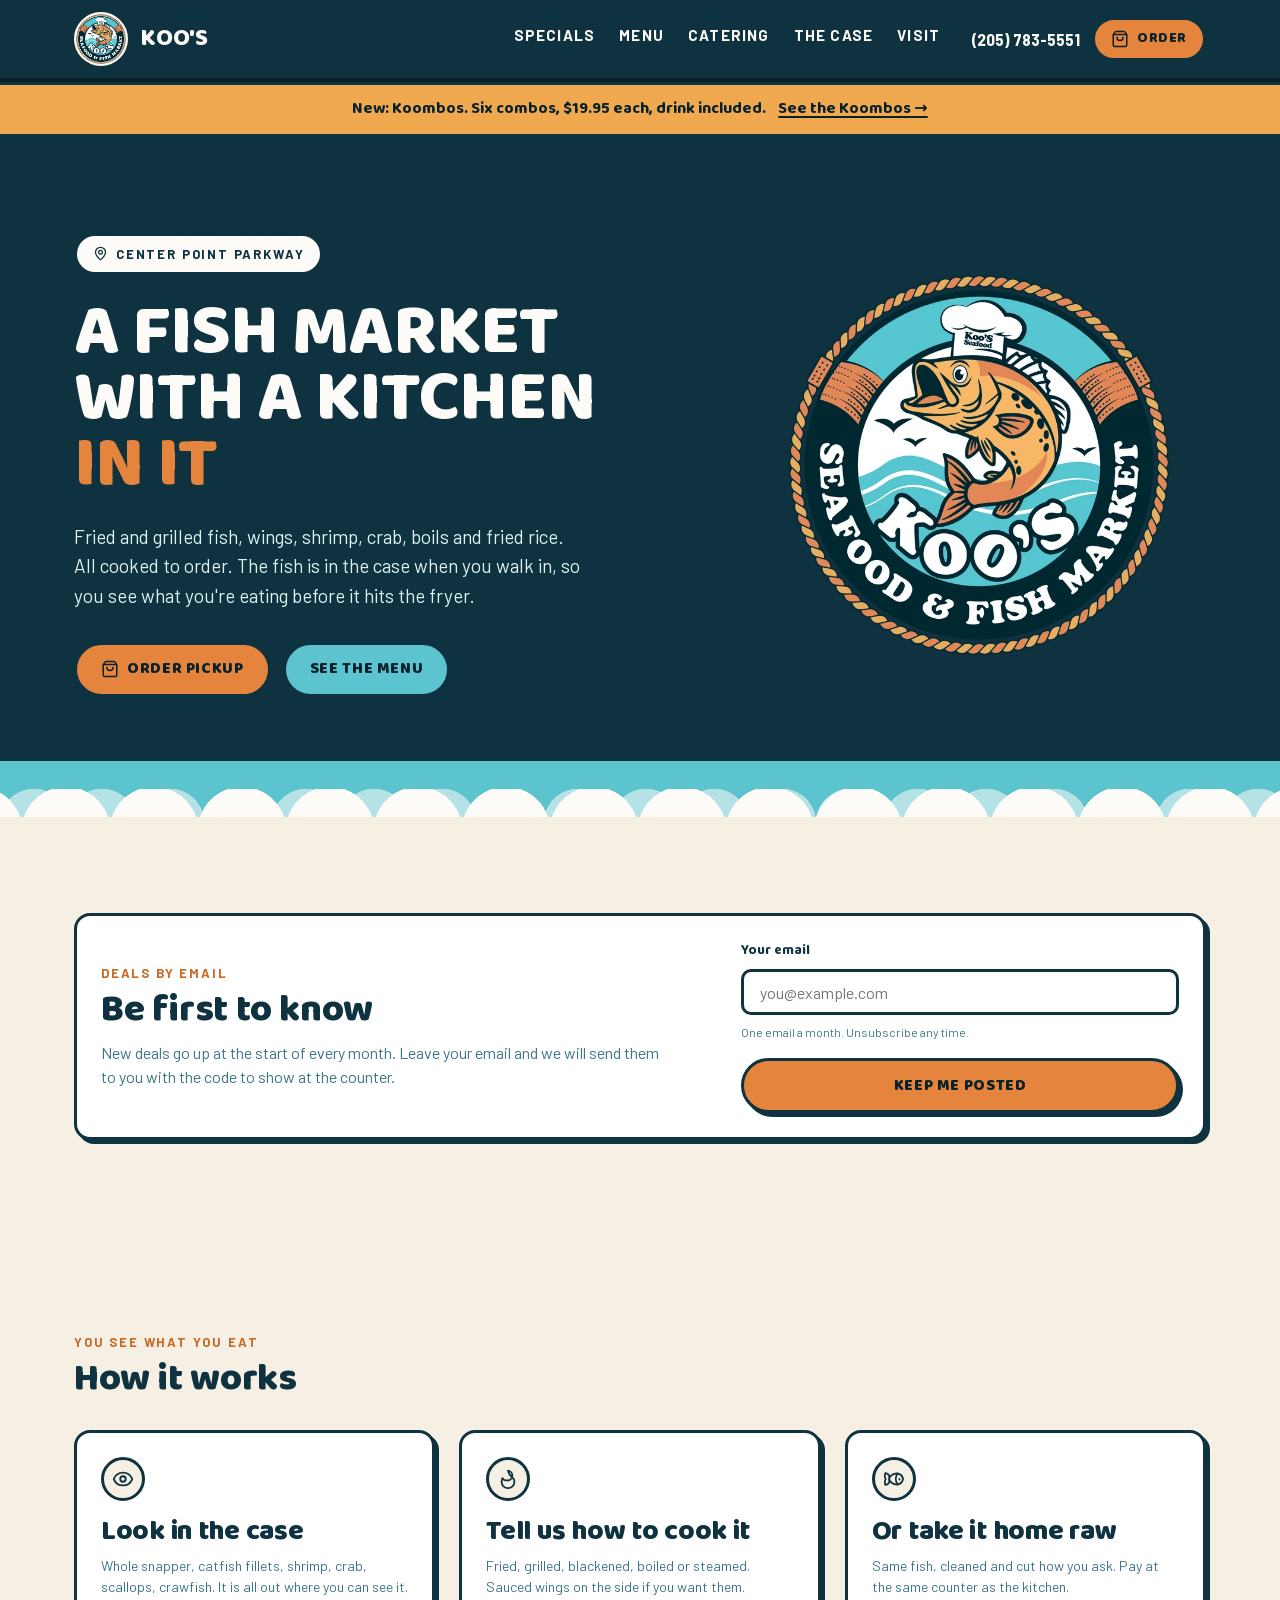
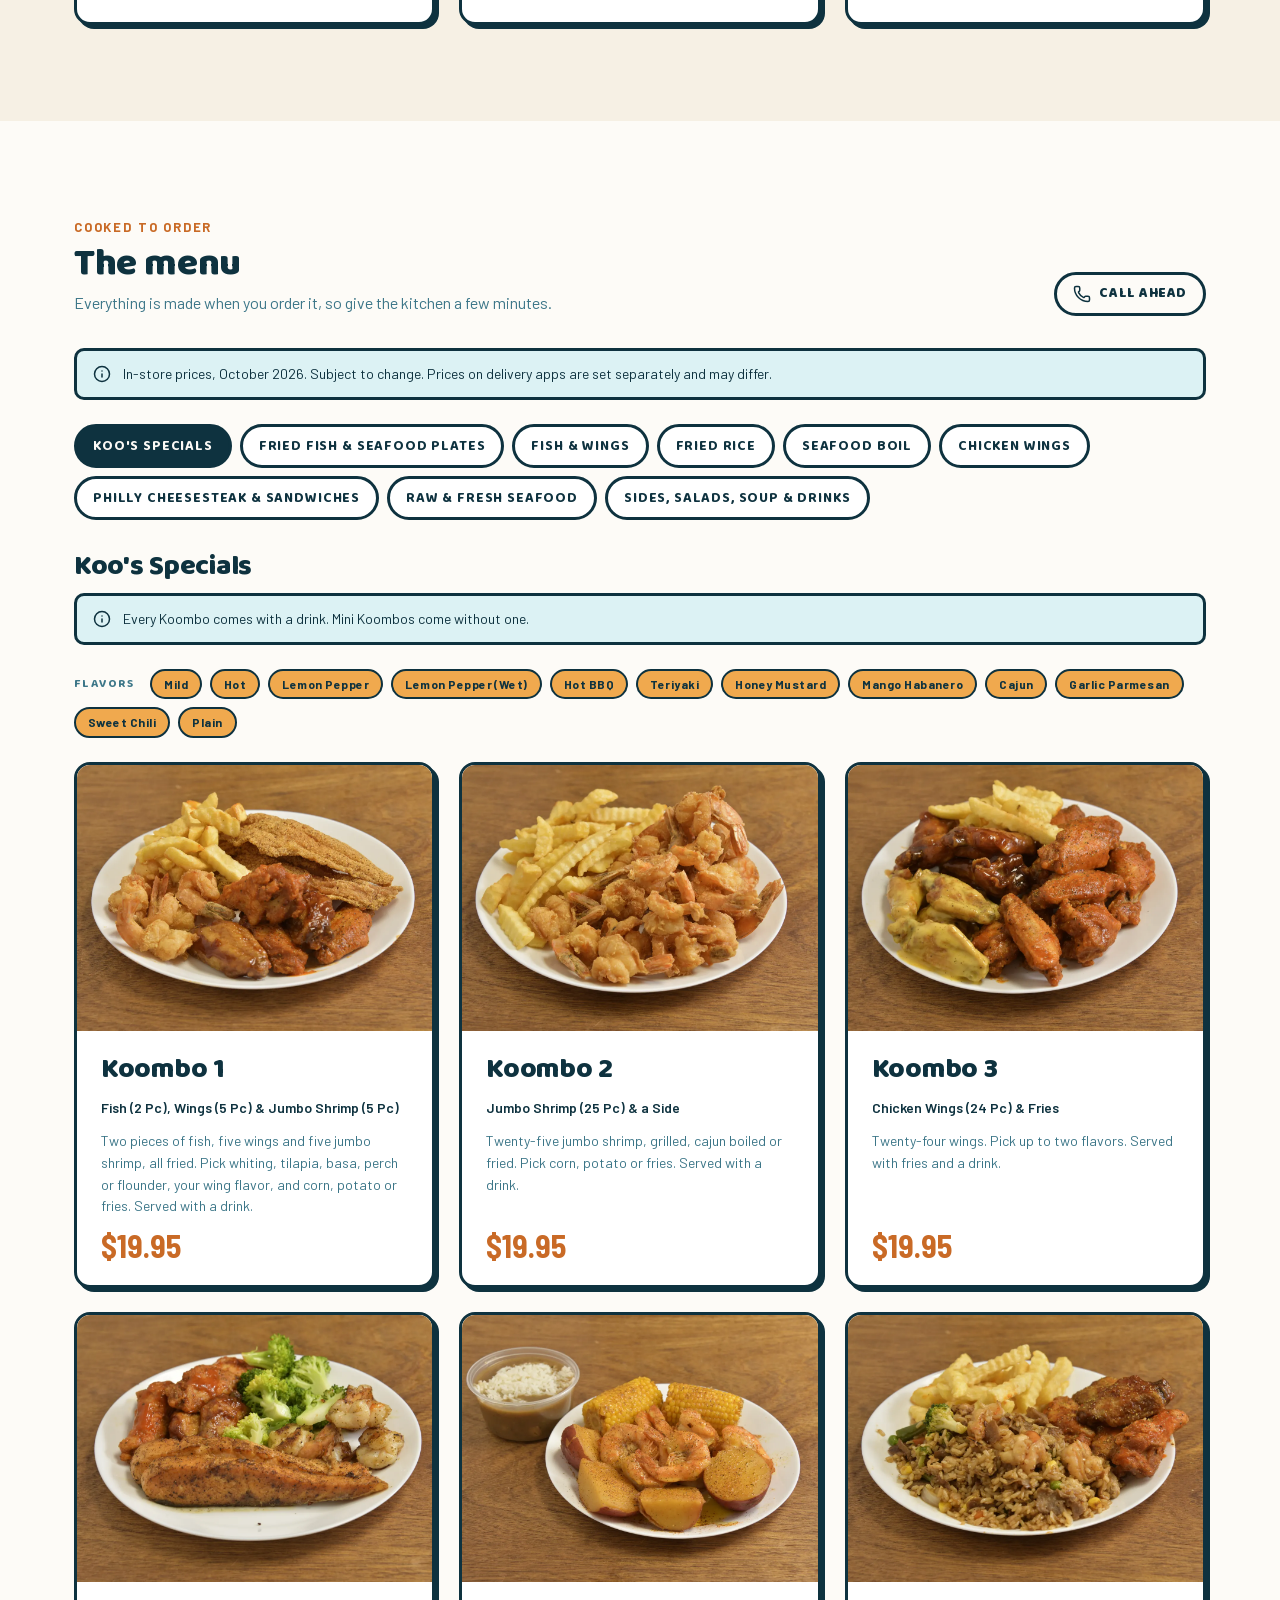
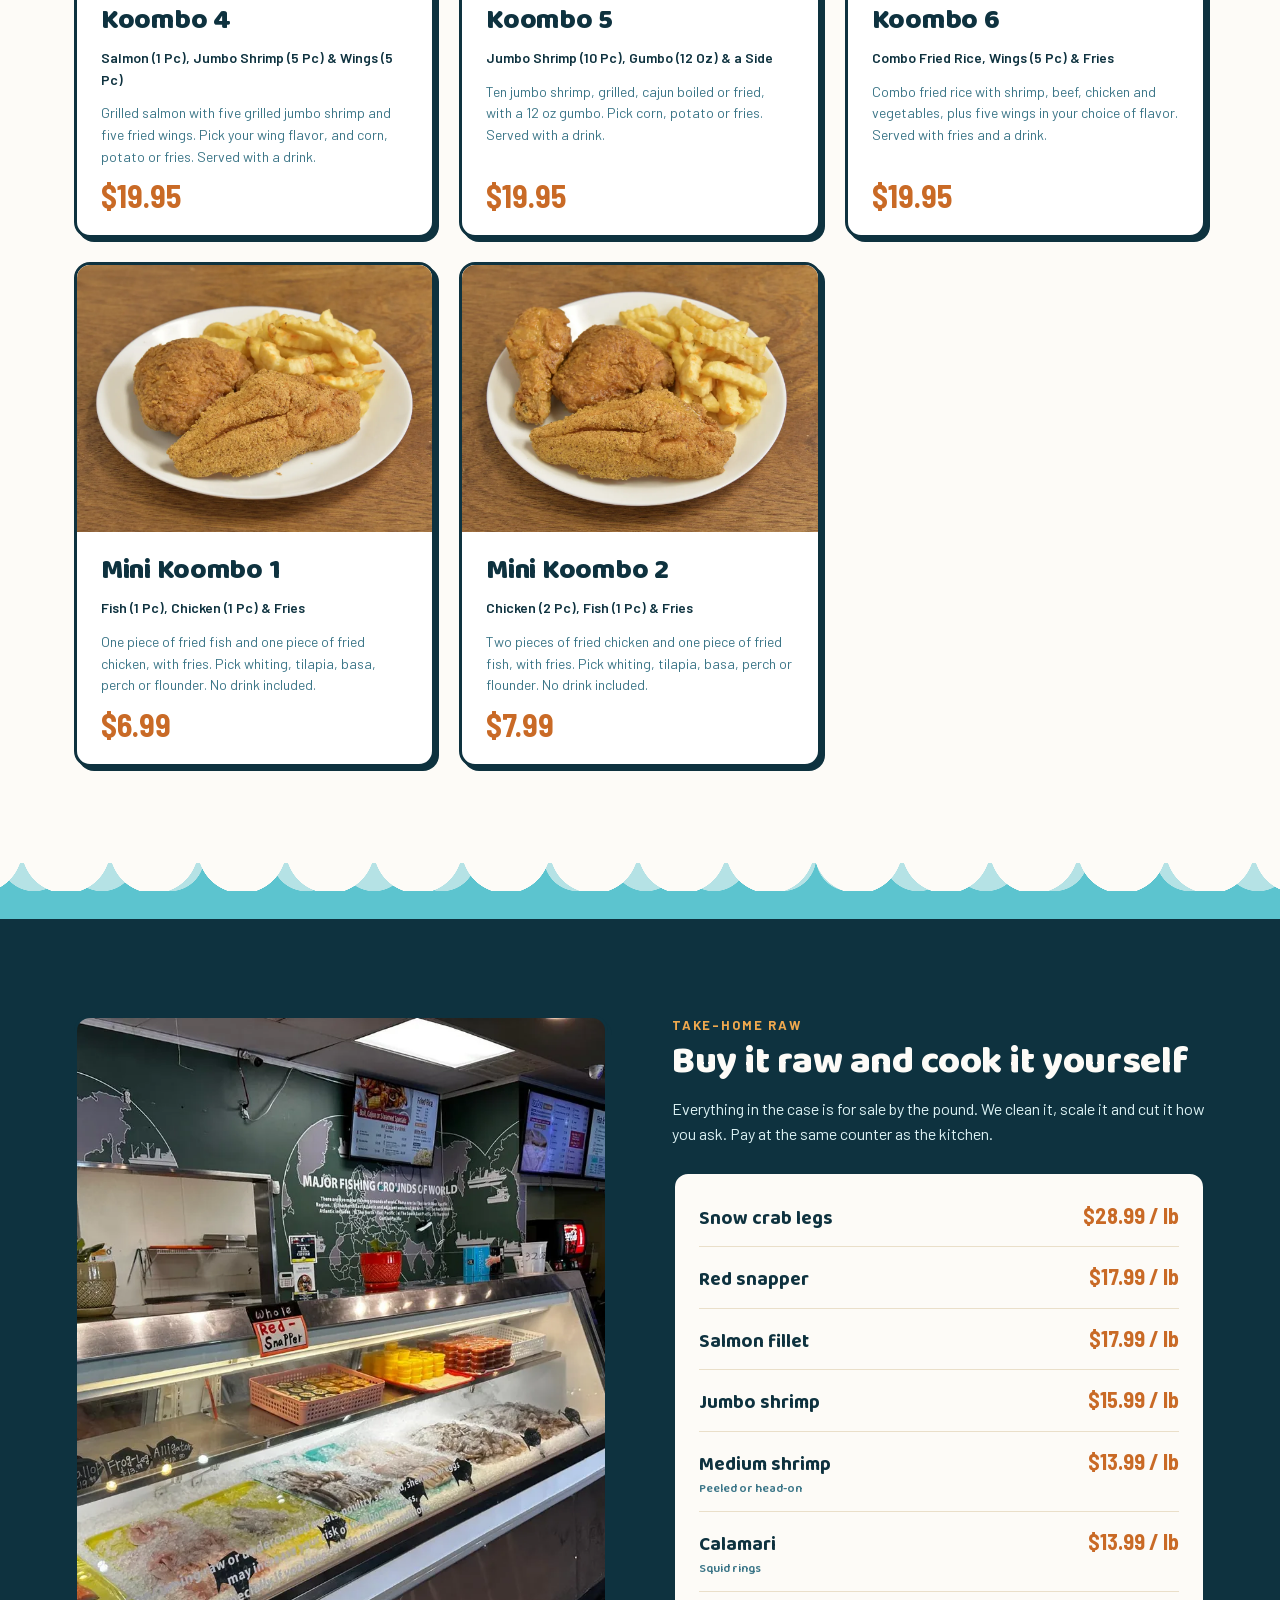
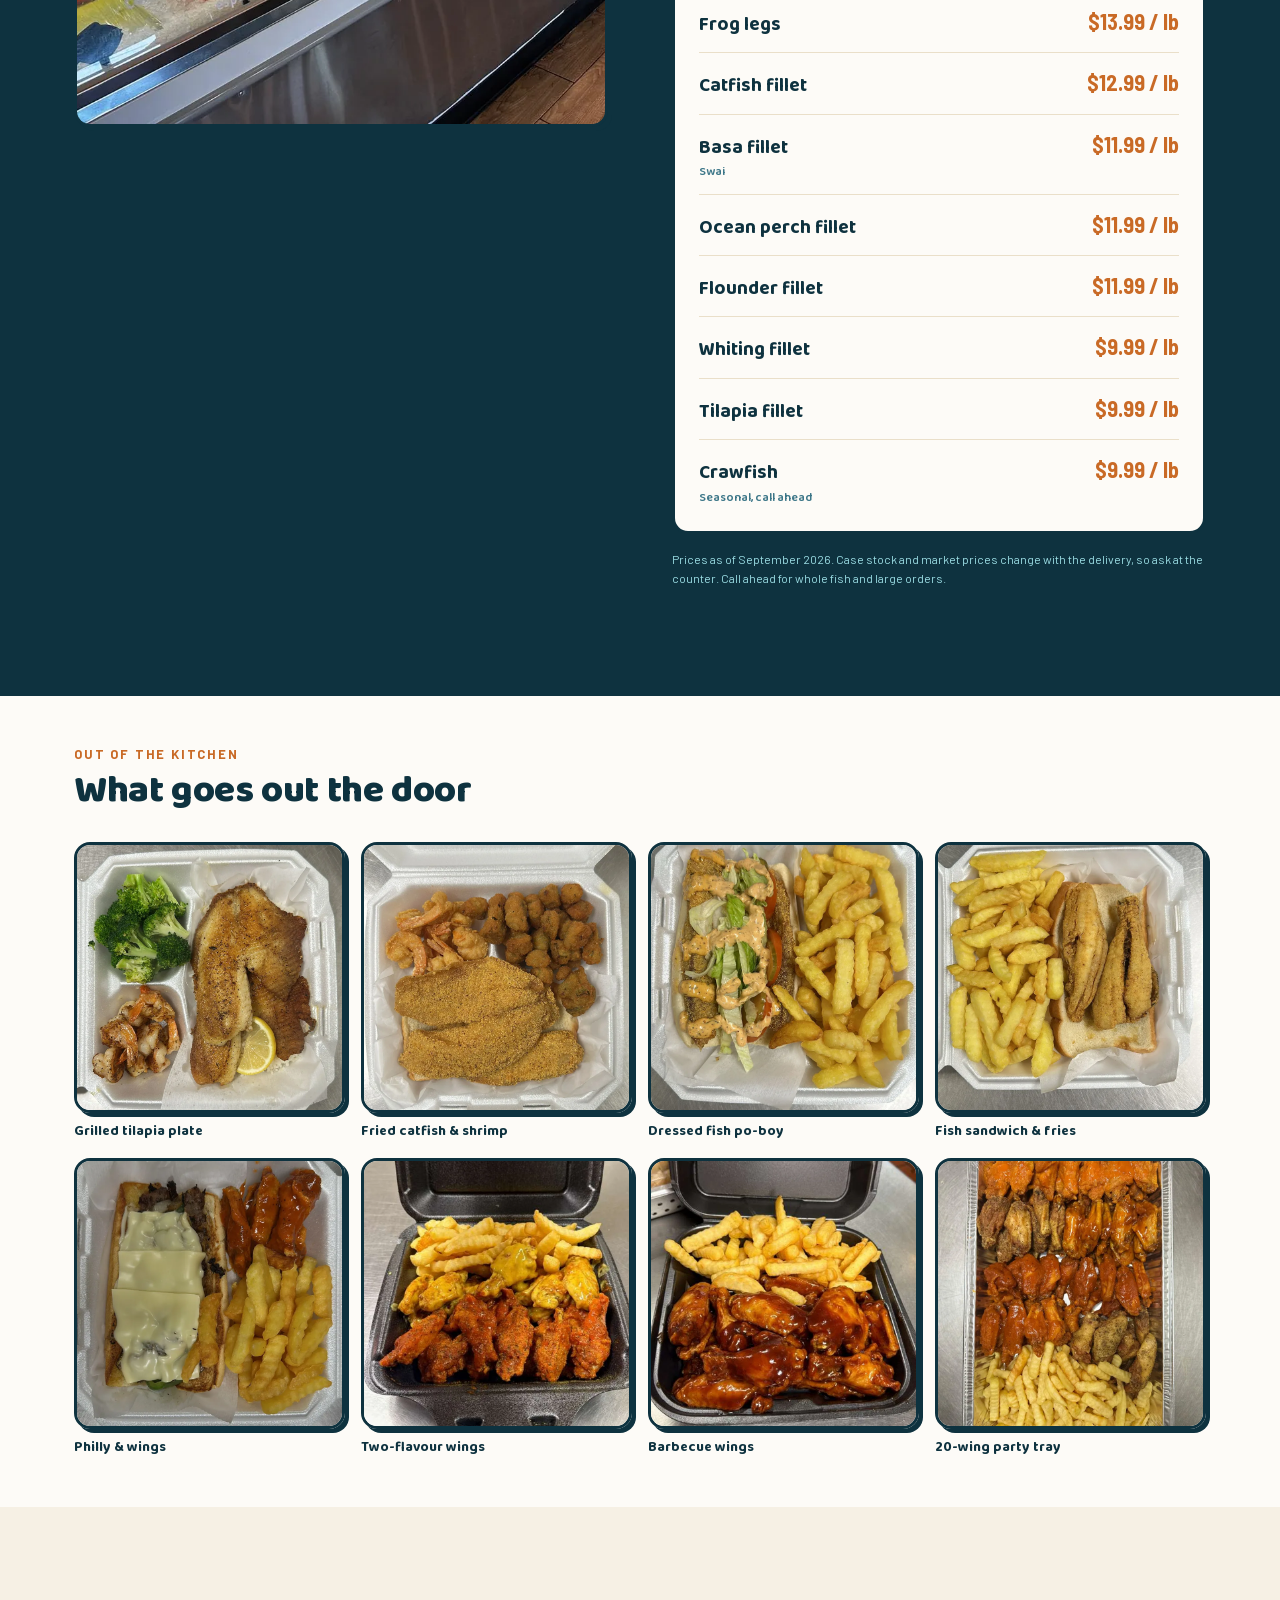
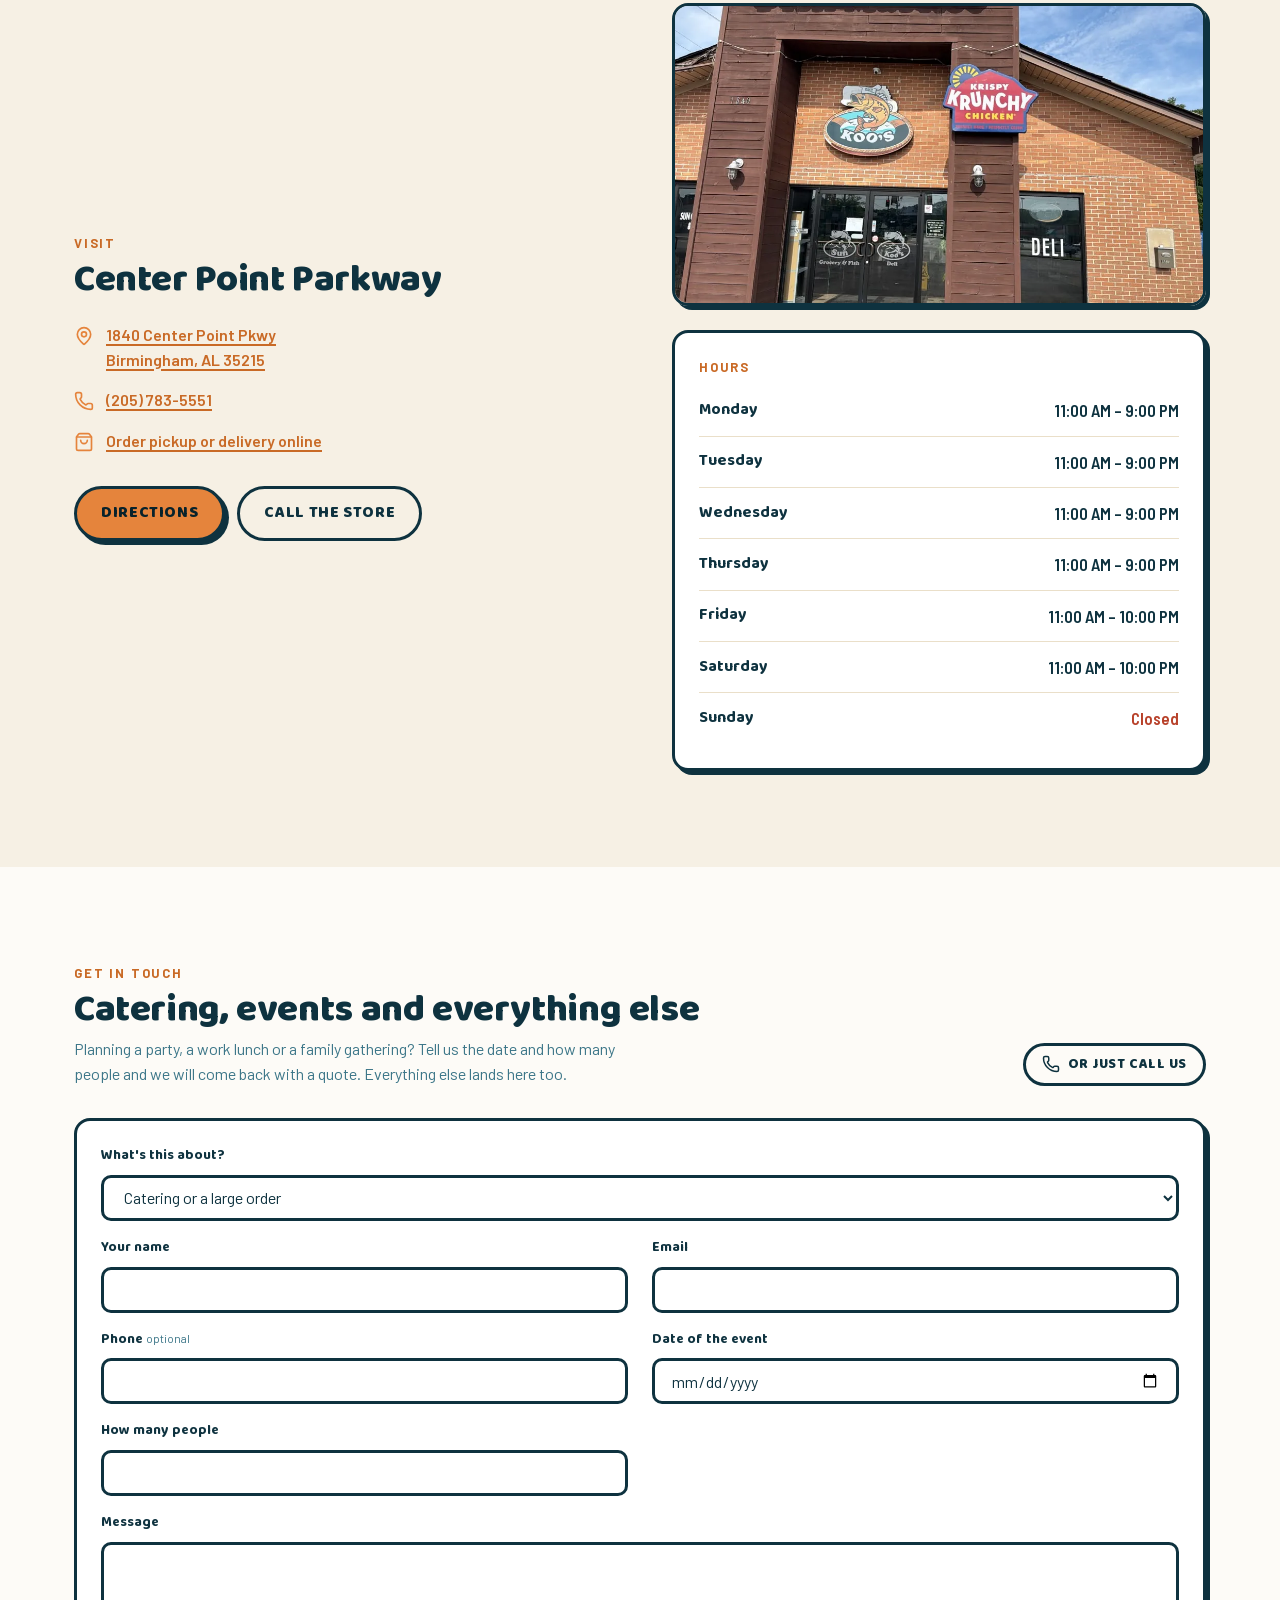
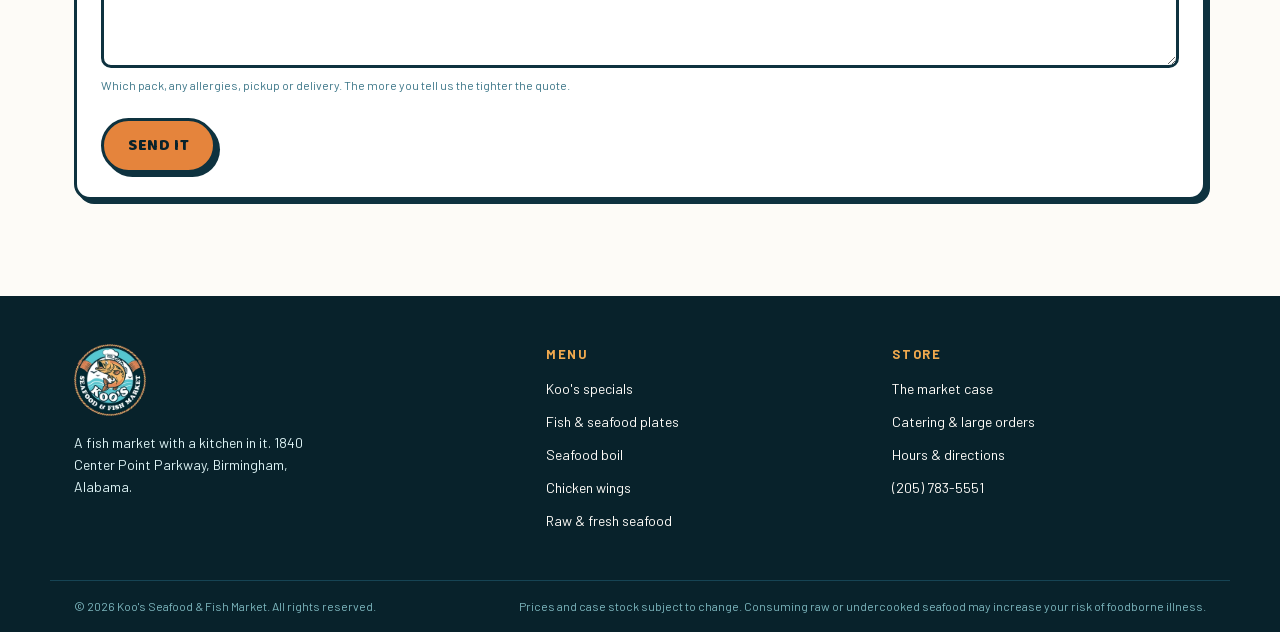
<file: index.html>
<!DOCTYPE html>
<html lang="en">
<head>
<meta charset="utf-8">
<meta name="viewport" content="width=device-width, initial-scale=1">
<title>Koo's Seafood &amp; Fish Market | Birmingham, AL</title>
<meta name="description" content="A fish market with a kitchen in it. Fresh fish, shrimp, crab and wings at 1840 Center Point Pkwy, Birmingham. Buy it raw from the case or have us cook it.">
<link rel="icon" href="img/logo_64.webp">
<meta property="og:title" content="Koo's Seafood &amp; Fish Market">
<meta property="og:description" content="A fish market with a kitchen in it. Center Point Parkway, Birmingham.">
<meta property="og:type" content="restaurant">
<meta property="og:url" content="https://koosseafood.com/">
<link rel="canonical" href="https://koosseafood.com/">

<link rel="stylesheet" href="styles.css?v=b0426398">

<!-- Google tag (gtag.js) -->
<script async src="https://www.googletagmanager.com/gtag/js?id=G-PX8HQTY0FQ"></script>
<script>
  window.dataLayer = window.dataLayer || [];
  function gtag(){dataLayer.push(arguments);}
  gtag('js', new Date());
  gtag('config', 'G-PX8HQTY0FQ');
  gtag('config', 'AW-18462425347');
</script>
  <!-- Meta Pixel Code -->
<script>
!function(f,b,e,v,n,t,s)
{if(f.fbq)return;n=f.fbq=function(){n.callMethod?
n.callMethod.apply(n,arguments):n.queue.push(arguments)};
if(!f._fbq)f._fbq=n;n.push=n;n.loaded=!0;n.version='2.0';
n.queue=[];t=b.createElement(e);t.async=!0;
t.src=v;s=b.getElementsByTagName(e)[0];
s.parentNode.insertBefore(t,s)}(window, document,'script',
'https://connect.facebook.net/en_US/fbevents.js');
fbq('init', '2359438597892481');
fbq('track', 'PageView');
</script>
<noscript><img height="1" width="1" style="display:none"
src="https://www.facebook.com/tr?id=2359438597892481&ev=PageView&noscript=1"
/></noscript>
<!-- End Meta Pixel Code -->
</head>
<body>


<a class="skip-link" href="#main">Skip to content</a>

<!-- ====================== NAV ====================== -->
<header class="nav">
  <div class="nav__inner">
    <a class="brand" href="#top">
      <img src="img/logo_192.webp" alt="Koo's Seafood and Fish Market">
      <span class="brand__name">Koo's</span>
    </a>
    <nav class="nav__links" aria-label="Main">
      <a href="#deals">Deals</a>
      <a href="#menu" data-tab="specials">Specials</a>
      <a href="#menu">Menu</a>
      <a href="#contact">Catering</a>
      <a href="#case">The Case</a>
      <a href="#visit">Visit</a>
    </nav>
    <div class="nav__cta">
      <a class="nav__phone" href="tel:+12057835551">(205) 783-5551</a>
      <a class="btn btn--primary btn--sm" href="https://order.online/business/koos-fish-market-14895217" target="_blank" rel="noopener">
        <svg xmlns="http://www.w3.org/2000/svg" viewBox="0 0 24 24" fill="none" stroke="currentColor" stroke-width="2" stroke-linecap="round" stroke-linejoin="round" aria-hidden="true"><path d="M16 10a4 4 0 0 1-8 0"/><path d="M3.103 6.034h17.794"/><path d="M3.4 5.467a2 2 0 0 0-.4 1.2V20a2 2 0 0 0 2 2h14a2 2 0 0 0 2-2V6.667a2 2 0 0 0-.4-1.2l-2-2.667A2 2 0 0 0 17 2H7a2 2 0 0 0-1.6.8z"/></svg> Order
      </a>
    </div>
  </div>
</header>

<!-- ====================== PROMO STRIP ====================== -->
<div class="promo-strip" id="promoStrip" hidden>
  <div class="promo-strip__inner">
    <span id="promoStripText"></span>
    <a href="#deals">See all deals &rarr;</a>
    <a href="#menu" id="promoStripLink" hidden></a>
  </div>
</div>

<main id="main">
<a id="top"></a>

<!-- ====================== HERO ====================== -->
<section class="hero">
  <div class="hero__inner">
    <div>
      <a class="pin" href="https://maps.google.com/?q=1840+Center+Point+Pkwy,+Birmingham,+AL+35215" target="_blank" rel="noopener">
        <svg xmlns="http://www.w3.org/2000/svg" viewBox="0 0 24 24" fill="none" stroke="currentColor" stroke-width="2" stroke-linecap="round" stroke-linejoin="round" aria-hidden="true"><path d="M20 10c0 4.993-5.539 10.193-7.399 11.799a1 1 0 0 1-1.202 0C9.539 20.193 4 14.993 4 10a8 8 0 0 1 16 0"/><circle cx="12" cy="10" r="3"/></svg> Center Point Parkway
      </a>
      <h1>A fish market<br>with a kitchen<br><span class="accent">in it</span></h1>
      <p class="lede">Fried and grilled fish, wings, shrimp, crab, boils and fried rice. All cooked to order. The fish is in the case when you walk in, so you see what you're eating before it hits the fryer.</p>
      <div class="hero__actions">
        <a class="btn btn--primary" href="https://order.online/business/koos-fish-market-14895217" target="_blank" rel="noopener"><svg xmlns="http://www.w3.org/2000/svg" viewBox="0 0 24 24" fill="none" stroke="currentColor" stroke-width="2" stroke-linecap="round" stroke-linejoin="round" aria-hidden="true"><path d="M16 10a4 4 0 0 1-8 0"/><path d="M3.103 6.034h17.794"/><path d="M3.4 5.467a2 2 0 0 0-.4 1.2V20a2 2 0 0 0 2 2h14a2 2 0 0 0 2-2V6.667a2 2 0 0 0-.4-1.2l-2-2.667A2 2 0 0 0 17 2H7a2 2 0 0 0-1.6.8z"/></svg> Order pickup</a>
        <a class="btn btn--secondary" href="#menu">See the menu</a>
      </div>
    </div>
    <img class="hero__badge" src="img/logo_640.webp" alt="Koo's Seafood and Fish Market badge">
  </div>
</section>

<div class="waveband waveband--teal" aria-hidden="true"><div class="waveband__back"></div><div class="waveband__front"></div></div>

<!-- ====================== DEALS ====================== -->
<section class="section" id="deals">
  <div class="wrap">
    <div class="section-head">
      <div>
        <p class="eyebrow">This month at Koo's</p>
        <h2>Deals on right now</h2>
        <p>Claim a deal here, show the code at the counter. New ones go up at the start of every month.</p>
      </div>
      <a class="btn btn--ghost btn--sm" href="https://order.online/business/koos-fish-market-14895217" target="_blank" rel="noopener">Order online</a>
    </div>
    <div class="promos" id="promoGrid"></div>
  </div>
</section>

<!-- ====================== SIGN-UP ======================
     Standalone email capture. Independent of whether any deal is running,
     so the list keeps growing in months with nothing on offer. Posts to the
     same MailerLite form as the claim dialog.
-->
<section class="section section--shell" id="signup">
  <div class="wrap">
    <div class="card card--decal signup">
      <div>
        <p class="eyebrow">Deals by email</p>
        <h2 class="signup__title">Be first to know</h2>
        <p class="signup__lede">New deals go up at the start of every month. Leave your email and we will send them to you with the code to show at the counter.</p>
      </div>
      <div class="signup__side">
        <form id="signupForm">
          <div class="field">
            <label for="signupEmail">Your email</label>
            <input id="signupEmail" name="email" type="email" required autocomplete="email" placeholder="you@example.com">
            <span class="hint">One email a month. Unsubscribe any time.</span>
          </div>
          <button class="btn btn--primary btn--block" type="submit" id="signupSubmit" style="margin-top:var(--space-4)">Keep me posted</button>
        </form>
        <div id="signupDone" hidden>
          <p class="eyebrow" style="margin:0 0 var(--space-2)"><svg xmlns="http://www.w3.org/2000/svg" viewBox="0 0 24 24" fill="none" stroke="currentColor" stroke-width="2" stroke-linecap="round" stroke-linejoin="round" aria-hidden="true"><path d="M20 6 9 17l-5-5"/></svg> You are on the list</p>
          <p class="signup__lede" style="margin:0">We will email you when next month's deals go up.</p>
        </div>
      </div>
    </div>
  </div>
</section>

<!-- ====================== HOW IT WORKS ====================== -->
<section class="section section--shell">
  <div class="wrap">
    <div class="section-head">
      <div>
        <p class="eyebrow">You see what you eat</p>
        <h2>How it works</h2>
      </div>
    </div>
    <div class="grid-3">
      <div class="card card--decal step">
        <div class="step__icon"><svg xmlns="http://www.w3.org/2000/svg" viewBox="0 0 24 24" fill="none" stroke="currentColor" stroke-width="2" stroke-linecap="round" stroke-linejoin="round" aria-hidden="true"><path d="M2.062 12.348a1 1 0 0 1 0-.696 10.75 10.75 0 0 1 19.876 0 1 1 0 0 1 0 .696 10.75 10.75 0 0 1-19.876 0"/><circle cx="12" cy="12" r="3"/></svg></div>
        <h3>Look in the case</h3>
        <p>Whole snapper, catfish fillets, shrimp, crab, scallops, crawfish. It is all out where you can see it.</p>
      </div>
      <div class="card card--decal step">
        <div class="step__icon"><svg xmlns="http://www.w3.org/2000/svg" viewBox="0 0 24 24" fill="none" stroke="currentColor" stroke-width="2" stroke-linecap="round" stroke-linejoin="round" aria-hidden="true"><path d="M12 3q1 4 4 6.5t3 5.5a1 1 0 0 1-14 0 10 10 0 0 1 1-4 5 5 0 0 0 5 2.5A5 5 0 0 0 12 3"/></svg></div>
        <h3>Tell us how to cook it</h3>
        <p>Fried, grilled, blackened, boiled or steamed. Sauced wings on the side if you want them.</p>
      </div>
      <div class="card card--decal step">
        <div class="step__icon"><svg xmlns="http://www.w3.org/2000/svg" viewBox="0 0 24 24" fill="none" stroke="currentColor" stroke-width="2" stroke-linecap="round" stroke-linejoin="round" aria-hidden="true"><path d="M6.5 12c.94-3.46 4.94-6 8.5-6 3.56 0 6.06 2.54 7 6-.94 3.47-3.44 6-7 6s-7.56-2.53-8.5-6"/><path d="M18 12v.5"/><path d="M16 17.93a9.8 9.8 0 0 1 0-11.86"/><path d="M7 10.67C7 8 5.58 5.97 2.73 5.5c-1 1.5-1 5 .23 6.5-1.24 1.5-1.24 5-.23 6.5C5.58 18.03 7 16 7 13.33"/></svg></div>
        <h3>Or take it home raw</h3>
        <p>Same fish, cleaned and cut how you ask. Pay at the same counter as the kitchen.</p>
      </div>
    </div>
  </div>
</section>

<!-- ====================== MENU ====================== -->
<section class="section" id="menu">
  <div class="wrap">
    <div class="section-head">
      <div>
        <p class="eyebrow">Cooked to order</p>
        <h2>The menu</h2>
        <p>Everything is made when you order it, so give the kitchen a few minutes.</p>
      </div>
      <a class="btn btn--ghost btn--sm" href="tel:+12057835551"><svg xmlns="http://www.w3.org/2000/svg" viewBox="0 0 24 24" fill="none" stroke="currentColor" stroke-width="2" stroke-linecap="round" stroke-linejoin="round" aria-hidden="true"><path d="M13.832 16.568a1 1 0 0 0 1.213-.303l.355-.465A2 2 0 0 1 17 15h3a2 2 0 0 1 2 2v3a2 2 0 0 1-2 2A18 18 0 0 1 2 4a2 2 0 0 1 2-2h3a2 2 0 0 1 2 2v3a2 2 0 0 1-.8 1.6l-.468.351a1 1 0 0 0-.292 1.233 14 14 0 0 0 6.392 6.384"/></svg> Call ahead</a>
    </div>

    <div class="menu-note" style="margin-bottom:var(--space-5)">
      <svg xmlns="http://www.w3.org/2000/svg" viewBox="0 0 24 24" fill="none" stroke="currentColor" stroke-width="2" stroke-linecap="round" stroke-linejoin="round" aria-hidden="true"><circle cx="12" cy="12" r="10"/><path d="M12 16v-4"/><path d="M12 8h.01"/></svg><span>In-store prices, October 2026. Subject to change. Prices on delivery apps are set separately and may differ.</span>
    </div>

    <div class="tabs" role="tablist" aria-label="Menu sections" id="menuTabs"></div>
    <div id="menuPanel"></div>
  </div>
</section>

<div class="waveband waveband--teal waveband--flip" aria-hidden="true"><div class="waveband__back"></div><div class="waveband__front"></div></div>

<!-- ====================== THE CASE ====================== -->
<section class="section section--dark" id="case">
  <div class="wrap">
    <div class="split">
      <div class="photo photo--tall">
        <img src="img/case.webp" alt="The fresh fish case at Koo's, stocked with fillets, shrimp and shellfish on ice">
      </div>
      <div>
        <p class="eyebrow">Take-home raw</p>
        <h2 style="font-size:var(--size-display-m);line-height:var(--lh-display-m);margin-bottom:var(--space-4)">Buy it raw and cook it yourself</h2>
        <p style="color:var(--teal-100);margin:0 0 var(--space-5);max-width:var(--measure)">Everything in the case is for sale by the pound. We clean it, scale it and cut it how you ask. Pay at the same counter as the kitchen.</p>
        <div class="card" style="background:var(--cream-50)">
          <div class="case-list" id="caseList"></div>
        </div>
        <p style="color:var(--teal-300);font-size:var(--size-caption);margin-top:var(--space-4)">Prices as of September 2026. Case stock and market prices change with the delivery, so ask at the counter. Call ahead for whole fish and large orders.</p>
      </div>
    </div>
  </div>
</section>

<!-- ====================== GALLERY ====================== -->
<section class="section section--tight">
  <div class="wrap">
    <div class="section-head">
      <div>
        <p class="eyebrow">Out of the kitchen</p>
        <h2>What goes out the door</h2>
      </div>
    </div>
    <div class="gallery">
      <figure><div class="photo"><img src="img/plate_grilled.webp" alt="Grilled tilapia over rice with peppered shrimp and broccoli" loading="lazy"></div><figcaption>Grilled tilapia plate</figcaption></figure>
      <figure><div class="photo"><img src="img/platter_fried.webp" alt="Fried catfish with fried shrimp and fried okra" loading="lazy"></div><figcaption>Fried catfish &amp; shrimp</figcaption></figure>
      <figure><div class="photo"><img src="img/poboy_dressed.webp" alt="A dressed fish po-boy with lettuce, tomato and remoulade, with fries" loading="lazy"></div><figcaption>Dressed fish po-boy</figcaption></figure>
      <figure><div class="photo"><img src="img/fish_sandwich.webp" alt="Fried fish sandwich on white bread with crinkle fries" loading="lazy"></div><figcaption>Fish sandwich &amp; fries</figcaption></figure>
      <figure><div class="photo"><img src="img/philly_wings.webp" alt="Philly cheesesteak with buffalo wings and fries" loading="lazy"></div><figcaption>Philly &amp; wings</figcaption></figure>
      <figure><div class="photo"><img src="img/wings_mix.webp" alt="Wings in two flavours with crinkle fries" loading="lazy"></div><figcaption>Two-flavour wings</figcaption></figure>
      <figure><div class="photo"><img src="img/wings_bbq.webp" alt="Barbecue sauced wings with crinkle fries" loading="lazy"></div><figcaption>Barbecue wings</figcaption></figure>
      <figure><div class="photo"><img src="img/tray.webp" alt="A party tray of wings in four flavours with fries" loading="lazy"></div><figcaption>20-wing party tray</figcaption></figure>
    </div>
  </div>
</section>

<!-- ====================== VISIT ====================== -->
<section class="section section--shell" id="visit">
  <div class="wrap">
    <div class="split">
      <div>
        <p class="eyebrow">Visit</p>
        <h2 style="font-size:var(--size-display-m);line-height:var(--lh-display-m);margin-bottom:var(--space-5)">Center Point Parkway</h2>
        <ul class="info-list">
          <li><svg xmlns="http://www.w3.org/2000/svg" viewBox="0 0 24 24" fill="none" stroke="currentColor" stroke-width="2" stroke-linecap="round" stroke-linejoin="round" aria-hidden="true"><path d="M20 10c0 4.993-5.539 10.193-7.399 11.799a1 1 0 0 1-1.202 0C9.539 20.193 4 14.993 4 10a8 8 0 0 1 16 0"/><circle cx="12" cy="10" r="3"/></svg><div><a href="https://maps.google.com/?q=1840+Center+Point+Pkwy,+Birmingham,+AL+35215" target="_blank" rel="noopener">1840 Center Point Pkwy<br>Birmingham, AL 35215</a></div></li>
          <li><svg xmlns="http://www.w3.org/2000/svg" viewBox="0 0 24 24" fill="none" stroke="currentColor" stroke-width="2" stroke-linecap="round" stroke-linejoin="round" aria-hidden="true"><path d="M13.832 16.568a1 1 0 0 0 1.213-.303l.355-.465A2 2 0 0 1 17 15h3a2 2 0 0 1 2 2v3a2 2 0 0 1-2 2A18 18 0 0 1 2 4a2 2 0 0 1 2-2h3a2 2 0 0 1 2 2v3a2 2 0 0 1-.8 1.6l-.468.351a1 1 0 0 0-.292 1.233 14 14 0 0 0 6.392 6.384"/></svg><div><a href="tel:+12057835551">(205) 783-5551</a></div></li>
          <li><svg xmlns="http://www.w3.org/2000/svg" viewBox="0 0 24 24" fill="none" stroke="currentColor" stroke-width="2" stroke-linecap="round" stroke-linejoin="round" aria-hidden="true"><path d="M16 10a4 4 0 0 1-8 0"/><path d="M3.103 6.034h17.794"/><path d="M3.4 5.467a2 2 0 0 0-.4 1.2V20a2 2 0 0 0 2 2h14a2 2 0 0 0 2-2V6.667a2 2 0 0 0-.4-1.2l-2-2.667A2 2 0 0 0 17 2H7a2 2 0 0 0-1.6.8z"/></svg><div><a href="https://order.online/business/koos-fish-market-14895217" target="_blank" rel="noopener">Order pickup or delivery online</a></div></li>
        </ul>
        <div class="hero__actions" style="margin-top:var(--space-6)">
          <a class="btn btn--primary" href="https://maps.google.com/?q=1840+Center+Point+Pkwy,+Birmingham,+AL+35215" target="_blank" rel="noopener">Directions</a>
          <a class="btn btn--ghost" href="tel:+12057835551">Call the store</a>
        </div>
      </div>
      <div style="display:grid;gap:var(--space-5)">
        <div class="photo"><img src="img/exterior.webp" alt="The front of Koo's Seafood and Fish Market at 1840 Center Point Parkway"></div>
        <div class="card card--decal">
          <p class="eyebrow">Hours</p>
          <table class="hours" id="hoursTable"></table>
        </div>
      </div>
    </div>
  </div>
</section>

<!-- ====================== CONTACT ======================
     Posts to Web3Forms, which emails the submission to the address tied to
     the access key. The address itself never appears in this page, so it is
     not harvestable. Catering fields only appear when Catering is picked.
-->
<section class="section" id="contact">
  <div class="wrap">
    <div class="section-head">
      <div>
        <p class="eyebrow">Get in touch</p>
        <h2>Catering, events and everything else</h2>
        <p>Planning a party, a work lunch or a family gathering? Tell us the date and how many people and we will come back with a quote. Everything else lands here too.</p>
      </div>
      <a class="btn btn--ghost btn--sm" href="tel:+12057835551"><svg xmlns="http://www.w3.org/2000/svg" viewBox="0 0 24 24" fill="none" stroke="currentColor" stroke-width="2" stroke-linecap="round" stroke-linejoin="round" aria-hidden="true"><path d="M13.832 16.568a1 1 0 0 0 1.213-.303l.355-.465A2 2 0 0 1 17 15h3a2 2 0 0 1 2 2v3a2 2 0 0 1-2 2A18 18 0 0 1 2 4a2 2 0 0 1 2-2h3a2 2 0 0 1 2 2v3a2 2 0 0 1-.8 1.6l-.468.351a1 1 0 0 0-.292 1.233 14 14 0 0 0 6.392 6.384"/></svg> Or just call us</a>
    </div>

    <div class="card card--decal contact">
      <form id="contactForm" novalidate>
        <div class="contact__grid">
          <div class="field field--full">
            <label for="cTopic">What's this about?</label>
            <select id="cTopic" name="topic" required>
              <option value="Catering">Catering or a large order</option>
              <option value="Sponsorship or partnership">Sponsorship or partnership</option>
              <option value="Something else">Something else</option>
            </select>
          </div>

          <div class="field">
            <label for="cName">Your name</label>
            <input id="cName" name="name" type="text" autocomplete="name" required>
          </div>
          <div class="field">
            <label for="cEmail">Email</label>
            <input id="cEmail" name="email" type="email" autocomplete="email" required>
          </div>
          <div class="field">
            <label for="cPhone">Phone <span class="field__opt">optional</span></label>
            <input id="cPhone" name="phone" type="tel" autocomplete="tel">
          </div>

          <!-- catering only -->
          <div class="field" data-catering hidden>
            <label for="cDate">Date of the event</label>
            <input id="cDate" name="event_date" type="date">
          </div>
          <div class="field" data-catering hidden>
            <label for="cPeople">How many people</label>
            <input id="cPeople" name="headcount" type="number" min="1" inputmode="numeric">
          </div>

          <div class="field field--full">
            <label for="cMessage">Message</label>
            <textarea id="cMessage" name="message" rows="4" required></textarea>
            <span class="hint" id="cHint">Tell us what you need and we will get back to you.</span>
          </div>
        </div>

        <!-- honeypot: hidden from people, filled in by bots -->
        <input type="checkbox" name="botcheck" style="display:none" tabindex="-1" autocomplete="off">

        <div class="contact__actions">
          <button class="btn btn--primary" type="submit" id="cSubmit">Send it</button>
          <p class="contact__err" id="cErr" hidden></p>
        </div>
      </form>

      <div id="contactDone" hidden>
        <p class="eyebrow" style="margin:0 0 var(--space-2)"><svg xmlns="http://www.w3.org/2000/svg" viewBox="0 0 24 24" fill="none" stroke="currentColor" stroke-width="2" stroke-linecap="round" stroke-linejoin="round" aria-hidden="true"><path d="M20 6 9 17l-5-5"/></svg> Message sent</p>
        <p style="margin:0;color:var(--text-muted);max-width:var(--measure)">
          We have it. Expect a reply within a day. If it is urgent, call
          <a href="tel:+12057835551" style="color:var(--rust-600);font-weight:700">(205) 783-5551</a>.
        </p>
      </div>
    </div>
  </div>
</section>

<!-- ====================== FOOTER ====================== -->
<footer class="footer">
  <div class="footer__inner">
    <div>
      <img class="mark" src="img/logo_192.webp" alt="">
      <p>A fish market with a kitchen in it. 1840 Center Point Parkway, Birmingham, Alabama.</p>
    </div>
    <div>
      <h4>Menu</h4>
      <ul>
        <li><a href="#menu" data-tab="specials">Koo&#39;s specials</a></li>
        <li><a href="#menu">Fish &amp; seafood plates</a></li>
        <li><a href="#menu">Seafood boil</a></li>
        <li><a href="#menu">Chicken wings</a></li>
        <li><a href="#menu">Raw &amp; fresh seafood</a></li>
      </ul>
    </div>
    <div>
      <h4>Store</h4>
      <ul>
        <li><a href="#case">The market case</a></li>
        <li><a href="#deals">This month's deals</a></li>
        <li><a href="#contact">Catering &amp; large orders</a></li>
        <li><a href="#visit">Hours &amp; directions</a></li>
        <li><a href="tel:+12057835551">(205) 783-5551</a></li>
      </ul>
    </div>
  </div>
  <div class="footer__legal">
    <span>&copy; <span id="year"></span> Koo's Seafood &amp; Fish Market. All rights reserved.</span>
    <span>Prices and case stock subject to change. Consuming raw or undercooked seafood may increase your risk of foodborne illness.</span>
  </div>
</footer>
</main>

<!-- ====================== CLAIM DIALOG ====================== -->
<dialog class="claim" id="claimDialog">
  <div class="claim__head">
    <div>
      <h3 id="claimTitle">Claim this deal</h3>
      <p id="claimSub"></p>
    </div>
    <button class="claim__close" type="button" id="claimClose" aria-label="Close"><svg xmlns="http://www.w3.org/2000/svg" viewBox="0 0 24 24" fill="none" stroke="currentColor" stroke-width="2" stroke-linecap="round" stroke-linejoin="round" aria-hidden="true"><path d="M18 6 6 18"/><path d="m6 6 12 12"/></svg></button>
  </div>

  <form id="claimForm">
    <div class="claim__body">
      <div class="field">
        <label for="claimEmail">Your email</label>
        <input id="claimEmail" name="email" type="email" required placeholder="you@example.com" autocomplete="email">
        <span class="hint">We email you the code and let you know when next month's deals go up. Unsubscribe any time.</span>
      </div>
      <button class="btn btn--primary btn--block" type="submit" id="claimSubmit">Get the code</button>
    </div>
  </form>

  <div class="claim__body" id="claimDone" hidden>
    <p class="eyebrow" style="margin:0">Show this at the counter</p>
    <div class="claim__code" id="claimCode"></div>
    <p id="claimDoneNote" style="margin:0;font-size:var(--size-body-s);color:var(--text-muted)"></p>
    <button class="btn btn--dark btn--block" type="button" id="claimDoneClose">Done</button>
  </div>
</dialog>

<div class="toast" id="toast" hidden role="status"><svg xmlns="http://www.w3.org/2000/svg" viewBox="0 0 24 24" fill="none" stroke="currentColor" stroke-width="2" stroke-linecap="round" stroke-linejoin="round" aria-hidden="true"><path d="M20 6 9 17l-5-5"/></svg> <span id="toastText"></span></div>

<!-- ==========================================================================
     CONTENT. This is the only part anyone needs to edit month to month.
     At launch this moves into a small admin screen so nobody touches code.
     ========================================================================== -->
<script>
const KOOS = {

  /* ---- SIGN-UP ---------------------------------------------------------
     monthlyCode  the code staff accept at the counter this month.
     listFormUrl  the MailerLite embedded-form action URL. Leave "" and the
                  page still works: the code shows on screen, nothing is sent.
  --------------------------------------------------------------------- */
  monthlyCode: "KOOS-SEPT",
  listFormUrl: "https://assets.mailerlite.com/jsonp/2631789/forms/198432577554483123/subscribe",

  /* ---- TOP STRIP -------------------------------------------------------
     Shown across the top of the page when there are no live deals.
     Set to "" to show nothing. When deals ARE running, the first deal
     takes this space over automatically and this line is ignored.
  --------------------------------------------------------------------- */
  notice: "New: Koombos. Six combos, $19.95 each, drink included.",
  noticeLink: { text: "See the Koombos", tab: "specials" },   // null = no link

  /* ---- CONTACT FORM ----------------------------------------------------
     Web3Forms access key. Get it at web3forms.com by entering the inbox you
     want submissions to land in (info@koosseafood.com). The key is safe to
     publish: it only says where to deliver, it grants nothing.
     Leave "" and the form shows a "call us instead" message rather than
     silently failing.
  --------------------------------------------------------------------- */
  contactKey: "091b93a5-311e-4f8c-b377-08d8ee8b2f6a",


  /* ---- HOURS. Edit the times, keep the shape. ------------------------- */
  hours: [
    ["Monday",    "11:00 AM – 9:00 PM"],
    ["Tuesday",   "11:00 AM – 9:00 PM"],
    ["Wednesday", "11:00 AM – 9:00 PM"],
    ["Thursday",  "11:00 AM – 9:00 PM"],
    ["Friday",    "11:00 AM – 10:00 PM"],
    ["Saturday",  "11:00 AM – 10:00 PM"],
    ["Sunday",    "Closed"]
  ],

  /* ---- PROMOTIONS -----------------------------------------------------
     This is the monthly job. Each deal has: photo, title, blurb,
     was-price, now-price, an end date, and whether claiming is on.
     Delete a deal or set `until` to a past date and it drops off the site.

     EMPTY ON PURPOSE. The sample deals were removed on 2026-09-12 before the
     site was linked from Google Business Profile, so nobody arrives at the
     counter asking for a price that was never real.

     With this list empty the whole Deals section disappears, the nav and
     footer links to it disappear, and the top strip shows `notice` instead.
     Paste a real deal in using the shape below and everything comes back.

       {
         title:     "20-wing party tray",
         blurb:     "Four flavors, big fries, ranch and celery.",
         image:     "img/tray.webp",      // see the image list in build_dist.py
         wasPrice:  "$32.99",
         nowPrice:  "$26.99",
         until:     "2026-09-30",        // YYYY-MM-DD, drops off after this
         flag:      "Save $6",
         claimable: true                 // false = no email capture, just shown
       }
  --------------------------------------------------------------------- */
  promos: [],

  /* ---- WING FLAVORS ---------------------------------------------------
     One list, shown under both Chicken Wings and Fish & Wings. Add or remove
     a name here and it updates in both places. Keep the count honest: the
     category notes say "twelve".
  --------------------------------------------------------------------- */
  wingFlavors: [
    "Mild", "Hot", "Lemon Pepper", "Lemon Pepper (Wet)", "Hot BBQ", "Teriyaki",
    "Honey Mustard", "Mango Habanero", "Cajun", "Garlic Parmesan",
    "Sweet Chili", "Plain"
  ],

  /* ---- THE MARKET CASE ------------------------------------------------ */
  /* In-store prices, September 2026. Highest first, same order as the board.
     Optional `note` prints in small type under the name, for anything not
     always in the case. */
  caseItems: [
    { name: "Snow crab legs",  price: "$28.99 / lb" },
    { name: "Red snapper",     price: "$17.99 / lb" },
    { name: "Salmon fillet",   price: "$17.99 / lb" },
    { name: "Jumbo shrimp",    price: "$15.99 / lb" },
    { name: "Medium shrimp",   price: "$13.99 / lb", note: "Peeled or head-on" },
    { name: "Calamari",        price: "$13.99 / lb", note: "Squid rings" },
    { name: "Frog legs",       price: "$13.99 / lb" },
    { name: "Catfish fillet",  price: "$12.99 / lb" },
    { name: "Basa fillet",     price: "$11.99 / lb", note: "Swai" },
    { name: "Ocean perch fillet", price: "$11.99 / lb" },
    { name: "Flounder fillet", price: "$11.99 / lb" },
    { name: "Whiting fillet",  price: "$9.99 / lb" },
    { name: "Tilapia fillet",  price: "$9.99 / lb" },
    { name: "Crawfish",        price: "$9.99 / lb", note: "Seasonal, call ahead" }
  ],

  /* ---- MENU -----------------------------------------------------------
     Categories match the boards over your counter.
     "$—" means the price is still to come.
  --------------------------------------------------------------------- */
  /* KOO'S SPECIALS: shown first, as photo cards (layout: "cards").
     Name before " · " is the card title, the rest prints underneath.
     `image` is a 4:3 photo in img/. Every other category stays a list. */
  menu: [
    { id: "specials", label: "Koo's Specials", layout: "cards", flavors: true,
      note: "Every Koombo comes with a drink. Mini Koombos come without one.",
      items: [
        { name: "Koombo 1 · Fish (2 Pc), Wings (5 Pc) & Jumbo Shrimp (5 Pc)", price: "$19.95", image: "img/koombo_1.webp",
          alt: "Fried fish, fried jumbo shrimp and sauced wings with fries",
          desc: "Two pieces of fish, five wings and five jumbo shrimp, all fried. Pick whiting, tilapia, basa, perch or flounder, your wing flavor, and corn, potato or fries. Served with a drink." },
        { name: "Koombo 2 · Jumbo Shrimp (25 Pc) & a Side", price: "$19.95", image: "img/koombo_2.webp",
          alt: "A plate of fried jumbo shrimp with crinkle fries",
          desc: "Twenty-five jumbo shrimp, grilled, cajun boiled or fried. Pick corn, potato or fries. Served with a drink." },
        { name: "Koombo 3 · Chicken Wings (24 Pc) & Fries", price: "$19.95", image: "img/koombo_3.webp",
          alt: "A plate of sauced chicken wings with fries",
          desc: "Twenty-four wings. Pick up to two flavors. Served with fries and a drink." },
        { name: "Koombo 4 · Salmon (1 Pc), Jumbo Shrimp (5 Pc) & Wings (5 Pc)", price: "$19.95", image: "img/koombo_4.webp",
          alt: "Grilled salmon with grilled jumbo shrimp and sauced wings",
          desc: "Grilled salmon with five grilled jumbo shrimp and five fried wings. Pick your wing flavor, and corn, potato or fries. Served with a drink." },
        { name: "Koombo 5 · Jumbo Shrimp (10 Pc), Gumbo (12 Oz) & a Side", price: "$19.95", image: "img/koombo_5.webp",
          alt: "Cajun boiled jumbo shrimp with corn and potatoes, and a cup of gumbo",
          desc: "Ten jumbo shrimp, grilled, cajun boiled or fried, with a 12 oz gumbo. Pick corn, potato or fries. Served with a drink." },
        { name: "Koombo 6 · Combo Fried Rice, Wings (5 Pc) & Fries", price: "$19.95", image: "img/koombo_6.webp",
          alt: "Combo fried rice with sauced wings and fries",
          desc: "Combo fried rice with shrimp, beef, chicken and vegetables, plus five wings in your choice of flavor. Served with fries and a drink." },
        { name: "Mini Koombo 1 · Fish (1 Pc), Chicken (1 Pc) & Fries", price: "$6.99", image: "img/mini_1.webp",
          alt: "A piece of fried fish and a piece of fried chicken with fries",
          desc: "One piece of fried fish and one piece of fried chicken, with fries. Pick whiting, tilapia, basa, perch or flounder. No drink included." },
        { name: "Mini Koombo 2 · Chicken (2 Pc), Fish (1 Pc) & Fries", price: "$7.99", image: "img/mini_2.webp",
          alt: "Two pieces of fried chicken and a piece of fried fish with fries",
          desc: "Two pieces of fried chicken and one piece of fried fish, with fries. Pick whiting, tilapia, basa, perch or flounder. No drink included." }
      ] },
    { id: "plates", label: "Fried Fish & Seafood Plates",
      note: "Fried or grilled to order. Every plate comes with a side and a drink.",
      items: [
        { name: "Catfish (2 Pc)", price: "$12.99", desc: "Two catfish fillets, fried golden or grilled to order. Served with a side and a drink." },
        { name: "Whiting Fish (2 Pc)", price: "$11.99", desc: "Two whiting fillets, light and flaky, fried or grilled. Served with a side and a drink." },
        { name: "Whiting Fish (1 Pc) + Jumbo Shrimp (5 Pc)", price: "$11.99", desc: "One whiting fillet and five jumbo shrimp. Served with a side and a drink." },
        { name: "Whiting Fish (2 Pc) + Medium Shrimp (5 Pc)", price: "$12.99", desc: "Two whiting fillets and five medium shrimp. Served with a side and a drink." },
        { name: "Whiting Fish (2 Pc) + Jumbo Shrimp (5 Pc)", price: "$12.99", desc: "Two whiting fillets and five jumbo shrimp. Served with a side and a drink." },
        { name: "Tilapia (2 Pc)", price: "$11.99", desc: "Two mild tilapia fillets, fried or grilled to order. Served with a side and a drink." },
        { name: "Ocean Perch (2 Pc)", price: "$11.99", desc: "Two ocean perch fillets, firm and slightly sweet, fried or grilled. Served with a side and a drink." },
        { name: "Swai / Basa (2 Pc)", price: "$11.99", desc: "Two swai fillets, mild and tender, fried or grilled. Served with a side and a drink." },
        { name: "Flounder (2 Pc)", price: "$11.99", desc: "Two flounder fillets, delicate and sweet, fried or grilled. Served with a side and a drink." },
        { name: "Red Snapper (1 Pc)", price: "$14.99", desc: "A red snapper fillet, firm and full flavored, fried or grilled to order. Served with a side and a drink." },
        { name: "Grilled Salmon (1 Pc)", price: "$14.99", desc: "A salmon fillet, seasoned and grilled to order. Served with a side and a drink." },
        { name: "Scallops (15 Pc)", price: "$13.99", desc: "Fifteen scallops, fried or grilled to order. Served with a side and a drink." },
        { name: "Scallops (10 Pc) + Jumbo Shrimp (10 Pc)", price: "$16.99", desc: "Ten scallops and ten jumbo shrimp on one plate. Served with a side and a drink." },
        { name: "Calamari (10 Pc)", price: "$12.99", desc: "Ten pieces of calamari, fried crisp. Served with a side and a drink." },
        { name: "Medium Shrimp (10 Pc)", price: "$10.99", desc: "Ten medium shrimp, fried or grilled to order. Served with a side and a drink." },
        { name: "Jumbo Shrimp (10 Pc) + Free Side", price: "$11.99", desc: "Ten jumbo shrimp, fried or grilled, with a free side and a drink." },
        { name: "Jumbo Shrimp (20 Pc) + Free Side", price: "$16.99", desc: "Twenty jumbo shrimp, fried or grilled, with a free side and a drink." },
        { name: "Chicken Tenders", price: "$10.99", desc: "Breaded chicken tenders, fried to order. Served with a side and a drink." },
      ] },
    { id: "fishwings", label: "Fish & Wings", flavors: true,
      note: "Southern fried fish and chicken wings on the same plate. Pick your fish, pick your wing flavor from twelve.",
      items: [
        { name: "Whiting Fish (1 Pc) + Wings (5 Pc)", price: "$11.99", desc: "One whiting fillet and five wings in your choice of flavor. Served with a drink." },
        { name: "Catfish (1 Pc) + Wings (5 Pc)", price: "$12.99", desc: "One catfish fillet and five wings in your choice of flavor. Served with a drink." },
        { name: "Whiting Fish (2 Pc) + Wings (5 Pc)", price: "$13.99", desc: "Two whiting fillets and five wings in your choice of flavor. Served with a drink." },
        { name: "Choice of Fish (2 Pc) + Wings (5 Pc)", price: "$14.99", desc: "Two fillets of your fish, whiting, tilapia, perch, flounder or swai, with five wings in the flavor you pick. Served with a drink." },
      ] },
    { id: "rice", label: "Fried Rice",
      note: "Wok-fried to order with egg and mixed vegetables. Add fried catfish or whiting on top.",
      items: [
        { name: "Vegetable Fried Rice", price: "$7.99", desc: "Rice wok-fried to order with egg and mixed vegetables." },
        { name: "Chicken Fried Rice", price: "$9.99", desc: "Chicken wok-fried to order with rice, egg and vegetables." },
        { name: "Beef Fried Rice", price: "$9.99", desc: "Beef wok-fried to order with rice, egg and vegetables." },
        { name: "Shrimp Fried Rice", price: "$10.99", desc: "Shrimp wok-fried to order with rice, egg and vegetables." },
        { name: "Veg Fried Rice + 1 Pc Catfish", price: "$12.99", desc: "Vegetable fried rice topped with a fried catfish fillet." },
        { name: "Veg Fried Rice + 2 Pcs Whiting", price: "$14.99", desc: "Vegetable fried rice topped with two fried whiting fillets." },
        { name: "Combo Fried Rice (Shrimp, Beef, Chicken, Veg)", price: "$16.99", desc: "Shrimp, beef, chicken and vegetables, all wok-fried into one rice." },
      ] },
    { id: "boil", label: "Seafood Boil",
      note: "Cajun boiled in our own stock: orange, lemon, lime, garlic and house spices.",
      items: [
        { name: "Medium Shrimp (10 Pc) + Corn & Potato", price: "$11.99", desc: "Ten medium shrimp, with corn on the cob and potato.", fresh: true },
        { name: "Cajun Mussels with Corn & Potato", price: "$12.99", desc: "Mussels in our stock with orange, lemon, lime and garlic. Corn and potato included.", fresh: true },
        { name: "Jumbo Shrimp (10 Pc) + Corn & Potato", price: "$13.99", desc: "Ten jumbo shrimp, with corn on the cob and potato.", fresh: true },
        { name: "Snow Crab (1 Pc) + Medium Shrimp (10 Pc)", price: "$24.99", desc: "A snow crab cluster and ten medium shrimp, with corn and potato.", fresh: true },
        { name: "Louisiana's Snack Platter", price: "$39.99", desc: "Ten crawfish, one snow crab leg, ten mussels, ten medium shrimp and sausage, with two corn and two potatoes.", fresh: true },
        { name: "Louisiana Snack Platter (Jumbo)", price: "$52.99", desc: "Fifteen crawfish, two snow crab legs, ten mussels, ten jumbo shrimp and sausage, with three corn and three potatoes.", badge: "Feeds a table", fresh: true },
      ] },
    { id: "wings", label: "Chicken Wings", flavors: true,
      note: "Six pieces to fifty. Twelve flavors from mild to mango habanero. All drums +$1.00, all flats +$1.60.",
      items: [
        { name: "Chicken Wings (6 Pc) Combo", price: "$8.99", desc: "Six wings tossed in your flavor, with a drink." },
        { name: "Chicken Wings (20 Pc)", price: "$16.99", desc: "Twenty wings in your choice of flavor." },
        { name: "Chicken Wings (30 Pc)", price: "$30.99", desc: "Thirty wings in your choice of flavor. Built for a group." },
        { name: "Chicken Wings (50 Pc)", price: "$54.99", desc: "Fifty wings in your choice of flavor. Party size.", badge: "Party size" },
      ] },
    { id: "sandwiches", label: "Philly Cheesesteak & Sandwiches",
      note: "Griddled cheesesteak with onions, peppers and a melted four-cheese blend. Louisiana po' boys too.",
      items: [
        { name: "Philly Steak", price: "$7.99", desc: "Griddled steak with onions, peppers and a melted four-cheese blend on a roll." },
        { name: "Philly Steak Combo", price: "$10.99", desc: "Our philly cheesesteak with fries and a drink." },
        { name: "Philly Steak + Wings (5 Pc)", price: "$12.99", desc: "Our philly cheesesteak with five wings in your choice of flavor." },
        { name: "Po' Boy Sandwich Combo, fries & drink", price: "$9.99", desc: "A Louisiana po' boy with your choice of shrimp, catfish, tilapia, whiting or perch. Fries and a drink included." },
      ] },
    { id: "raw", label: "Raw & Fresh Seafood",
      note: "The fish counter. Sold by the pound, cleaned and ready to cook.",
      items: [
        { name: "Whiting Fillet (1 lb)", price: "$9.99", desc: "Fresh whiting fillet by the pound. Cleaned and ready to cook." },
        { name: "Tilapia Fillet (1 lb)", price: "$9.99", desc: "Fresh tilapia fillet by the pound. Cleaned and ready to cook." },
        { name: "Crawfish (1 lb)", price: "$9.99", desc: "Crawfish by the pound, straight from the counter." },
        { name: "Basa (Swai) Fillet (1 lb)", price: "$11.99", desc: "Fresh swai fillet by the pound. Cleaned and ready to cook." },
        { name: "Ocean Perch Fillet (1 lb)", price: "$11.99", desc: "Fresh ocean perch fillet by the pound. Cleaned and ready to cook." },
        { name: "Flounder Fillet (1 lb)", price: "$11.99", desc: "Fresh flounder fillet by the pound. Cleaned and ready to cook." },
        { name: "Catfish Fillet (1 lb)", price: "$12.99", desc: "Fresh catfish fillet by the pound. Cleaned and ready to cook." },
        { name: "Medium Shrimp, peeled or head-on (1 lb)", price: "$13.99", desc: "Medium shrimp by the pound, peeled or head-on, your call." },
        { name: "Calamari, squid rings (1 lb)", price: "$13.99", desc: "Squid rings by the pound. Cleaned and ready to cook." },
        { name: "Frog Legs (1 lb)", price: "$13.99", desc: "Frog legs by the pound. Cleaned and ready to cook." },
        { name: "Jumbo Shrimp (1 lb)", price: "$15.99", desc: "Jumbo shrimp by the pound, straight from the counter." },
        { name: "Red Snapper (1 lb)", price: "$17.99", desc: "Fresh red snapper by the pound. Cleaned and ready to cook." },
        { name: "Salmon Fillet (1 lb)", price: "$17.99", desc: "Fresh salmon fillet by the pound. Cleaned and ready to cook." },
        { name: "Snow Crab Legs (1 lb)", price: "$28.99", desc: "Snow crab legs by the pound, straight from the counter." },
      ] },
    { id: "drinks", label: "Sides, Salads, Soup & Drinks",
      note: "Gumbo by the bowl, plus sides, salads and something cold to drink.",
      items: [
        { name: "Corn on the Cob", price: "$1.00", desc: "One cob of corn." },
        { name: "Fresh Potato", price: "$1.00", desc: "One boiled potato." },
        { name: "Egg Roll", price: "$1.00", desc: "One fried egg roll." },
        { name: "Drink", price: "$1.99", desc: "A cold fountain or bottled drink." },
        { name: "French Fries", price: "$2.50", desc: "A side of fries." },
        { name: "Hush Puppies (5 Pc)", price: "$2.99", desc: "Five golden hush puppies." },
        { name: "Broccoli", price: "$3.50", desc: "A side of steamed broccoli." },
        { name: "Coleslaw", price: "$3.50", desc: "A side of house coleslaw." },
        { name: "Fried Okra", price: "$3.50", desc: "A side of fried okra." },
        { name: "Pork Sausage", price: "$4.99", desc: "Grilled pork sausage." },
        { name: "Gumbo Soup", price: "$6.99", desc: "Okra, chicken, shrimp and sausage with bell pepper and onion. 12 oz or 32 oz." },
        { name: "Crab Cake (3 Pc)", price: "$6.99", desc: "Three crab cakes, fried golden." },
        { name: "Vegetable Salad", price: "$7.99", desc: "A fresh garden salad with your choice of dressing." },
        { name: "Fish Salad", price: "$9.99", desc: "Fresh salad topped with your choice of whiting, catfish, tilapia or swai, with your choice of dressing." },
        { name: "Shrimp Salad", price: "$9.99", desc: "Fresh salad topped with shrimp, with your choice of dressing." },
      ] }
  ]
};
</script>

<script>
(function () {
  "use strict";
  const $ = (s, r) => (r || document).querySelector(s);
  const esc = (s) => String(s).replace(/[&<>"']/g, c => ({ "&":"&amp;","<":"&lt;",">":"&gt;",'"':"&quot;","'":"&#39;" }[c]));

  const ICON_CLOCK = `<svg xmlns="http://www.w3.org/2000/svg" viewBox="0 0 24 24" fill="none" stroke="currentColor" stroke-width="2" stroke-linecap="round" stroke-linejoin="round" aria-hidden="true"><circle cx="12" cy="12" r="10"/><polyline points="12 6 12 12 16 14"/></svg>`;
  const FRESH = `<span class="freshmark"><svg xmlns="http://www.w3.org/2000/svg" viewBox="0 0 24 24" fill="none" stroke="currentColor" stroke-width="2" stroke-linecap="round" stroke-linejoin="round" aria-hidden="true"><path d="M6.5 12c.94-3.46 4.94-6 8.5-6 3.56 0 6.06 2.54 7 6-.94 3.47-3.44 6-7 6s-7.56-2.53-8.5-6"/><path d="M18 12v.5"/><path d="M16 17.93a9.8 9.8 0 0 1 0-11.86"/><path d="M7 10.67C7 8 5.58 5.97 2.73 5.5c-1 1.5-1 5 .23 6.5-1.24 1.5-1.24 5-.23 6.5C5.58 18.03 7 16 7 13.33"/></svg> Fresh from our case</span>`;
  const CHEV = `<svg viewBox="0 0 24 24" fill="none" stroke="currentColor" stroke-width="2.5"
    stroke-linecap="round" stroke-linejoin="round"><path d="m6 9 6 6 6-6"/></svg>`;

  /* ---------- year ---------- */
  $("#year").textContent = new Date().getFullYear();

  /* ---------- hours ---------- */
  $("#hoursTable").innerHTML = KOOS.hours.map(([day, time]) =>
    `<tr class="${/closed/i.test(time) ? "is-closed" : ""}"><th>${esc(day)}</th><td>${esc(time)}</td></tr>`
  ).join("");

  /* ---------- promos ---------- */
  const today = new Date(); today.setHours(0, 0, 0, 0);
  const live = KOOS.promos.filter(p => !p.until || new Date(p.until + "T23:59:59") >= today);

  const fmtUntil = (iso) => new Date(iso + "T12:00:00")
    .toLocaleDateString("en-US", { month: "long", day: "numeric" });

  $("#promoGrid").innerHTML = live.length ? live.map((p, i) => `
    <article class="promo">
      <div class="promo__media">
        <img src="${p.image}" alt="${esc(p.title)}" loading="lazy">
        ${p.flag ? `<span class="promo__flag">${esc(p.flag)}</span>` : ""}
      </div>
      <div class="promo__body">
        <h3>${esc(p.title)}</h3>
        <p>${esc(p.blurb)}</p>
        <div class="promo__prices">
          <span class="promo__now">${esc(p.nowPrice)}</span>
          ${p.wasPrice ? `<span class="promo__was">${esc(p.wasPrice)}</span>` : ""}
        </div>
        ${p.claimable ? `<button class="btn btn--primary btn--block btn--sm" data-claim="${i}">Claim this deal</button>` : ""}
        ${p.until ? `<p class="promo__until">${ICON_CLOCK} Valid until ${esc(fmtUntil(p.until))}</p>` : ""}
      </div>
    </article>`).join("")
    : "";

  // With no live deals the section is removed outright rather than left
  // showing an empty shell, and every link pointing at it goes too. An
  // advertised Deals section with nothing in it reads worse than no section.
  if (live.length) {
    $("#promoStripText").innerHTML =
      `<strong>${esc(live[0].title)}</strong>, ${esc(live[0].nowPrice)} until ${esc(fmtUntil(live[0].until))}`;
    $("#promoStrip").hidden = false;
  } else {
    $("#deals").hidden = true;
    document.querySelectorAll('a[href="#deals"]').forEach(a => {
      const li = a.closest("li");
      (li || a).hidden = true;
    });
    if (KOOS.notice) {
      $("#promoStripText").textContent = KOOS.notice;
      if (KOOS.noticeLink) {
        const a = $("#promoStripLink");
        a.textContent = KOOS.noticeLink.text + " \u2192";
        a.dataset.tab = KOOS.noticeLink.tab;
        a.hidden = false;
      }
      $("#promoStrip").hidden = false;
    }
  }

  /* ---------- case ---------- */
  $("#caseList").innerHTML = KOOS.caseItems.map(it =>
    `<div class="case-row">
       <span class="case-row__name">${esc(it.name)}${it.note ? `<span class="case-row__note">${esc(it.note)}</span>` : ""}</span>
       <span class="case-row__price">${esc(it.price)}</span>
     </div>`
  ).join("");

  /* ---------- menu ---------- */
  const tabs = $("#menuTabs"), panel = $("#menuPanel");
  tabs.innerHTML = KOOS.menu.map((s, i) =>
    `<button class="tab" role="tab" id="tab-${s.id}" aria-controls="panel-${s.id}" aria-selected="${i === 0}">${esc(s.label)}</button>`
  ).join("");

  function renderSection(s) {
    const head = `<h3 style="font-family:var(--font-display);font-size:var(--size-display-s);
      line-height:var(--lh-display-s);margin-bottom:var(--space-3)">${esc(s.label)}</h3>`;
    const note = s.note
      ? `<div class="menu-note"><svg xmlns="http://www.w3.org/2000/svg" viewBox="0 0 24 24" fill="none" stroke="currentColor" stroke-width="2" stroke-linecap="round" stroke-linejoin="round" aria-hidden="true"><circle cx="12" cy="12" r="10"/><path d="M12 16v-4"/><path d="M12 8h.01"/></svg><span>${esc(s.note)}</span></div>` : "";
    const flavors = s.flavors
      ? `<div class="flavors">
           <span class="flavors__label">Flavors</span>
           ${KOOS.wingFlavors.map(f => `<span class="tag tag--flavor">${esc(f)}</span>`).join("")}
         </div>` : "";
    const cards = s.layout === "cards" && s.items.length
      ? `<div class="promos specials">${s.items.map(it => {
          const [title, sub] = it.name.split(" · ");
          return `<article class="promo special">
            <div class="promo__media"><img src="${it.image}" alt="${esc(it.alt || title)}" loading="lazy" width="1200" height="900"></div>
            <div class="promo__body">
              <h3>${esc(title)}</h3>
              ${sub ? `<p class="special__sub">${esc(sub)}</p>` : ""}
              <p>${esc(it.desc)}</p>
              <div class="promo__prices"><span class="promo__now">${esc(it.price)}</span></div>
            </div>
          </article>`;
        }).join("")}</div>` : "";
    const body = cards ? cards : s.items.length
      // An item with a description becomes a button that opens it. Click, not
      // hover: phones have no hover, and a hover-open would shove the grid
      // around every time the pointer crossed a row.
      ? `<div class="menu-list">${s.items.map((it, i) => {
          const did = `d-${s.id}-${i}`;
          const marks = (it.fresh || it.badge) ? `<div class="menu-item__marks">
              ${it.badge ? `<span class="tag">${esc(it.badge)}</span>` : ""}
              ${it.fresh ? FRESH : ""}
            </div>` : "";
          const row = `<span class="menu-item__name">${esc(it.name)}</span>
              <span class="menu-item__dots"></span>
              <span class="menu-item__price">${esc(it.price)}</span>`;
          if (!it.desc) {
            return `<div class="menu-item">
              <div class="menu-item__top">${row}</div>
              ${marks}
            </div>`;
          }
          return `<div class="menu-item menu-item--open">
            <button class="menu-item__top" type="button" aria-expanded="false" aria-controls="${did}">
              ${row}
              <span class="menu-item__chev" aria-hidden="true">${CHEV}</span>
            </button>
            <p class="menu-item__desc" id="${did}" hidden>${esc(it.desc)}</p>
            ${marks}
          </div>`;
        }).join("")}</div>`
      : `<div class="card" style="text-align:center;color:var(--text-muted);padding:var(--space-8) var(--space-5)">
           <p style="margin:0"><strong style="font-family:var(--font-display);font-size:var(--size-body-l);color:var(--navy-800)">Waiting on your item list.</strong><br>
           Send the dishes and prices for <strong>${esc(s.label)}</strong> and they appear here.</p>
         </div>`;
    panel.innerHTML = `<div role="tabpanel" id="panel-${s.id}" aria-labelledby="tab-${s.id}">${head}${note}${flavors}${body}</div>`;
  }

  tabs.addEventListener("click", (e) => {
    const btn = e.target.closest(".tab"); if (!btn) return;
    [...tabs.children].forEach(b => b.setAttribute("aria-selected", String(b === btn)));
    renderSection(KOOS.menu.find(s => "tab-" + s.id === btn.id));
  });
  renderSection(KOOS.menu[0]);

  // Links with data-tab="<id>" (nav and footer "Specials") open that tab.
  function openTab(id) {
    const btn = document.getElementById("tab-" + id); if (!btn) return;
    [...tabs.children].forEach(b => b.setAttribute("aria-selected", String(b === btn)));
    renderSection(KOOS.menu.find(s => s.id === id));
  }
  document.querySelectorAll("a[data-tab]").forEach(a =>
    a.addEventListener("click", () => openTab(a.dataset.tab)));

  // Delegated, so it keeps working after every tab switch re-renders the panel.
  panel.addEventListener("click", (e) => {
    const btn = e.target.closest(".menu-item__top"); if (!btn || btn.tagName !== "BUTTON") return;
    const open = btn.getAttribute("aria-expanded") === "true";
    btn.setAttribute("aria-expanded", String(!open));
    document.getElementById(btn.getAttribute("aria-controls")).hidden = open;
  });

  /* ---------- claim flow ---------- */
  const dlg = $("#claimDialog"), toast = $("#toast");
  const claimForm = $("#claimForm"), claimDone = $("#claimDone");
  let current = null;

  function openClaim(promo) {
    current = promo;
    $("#claimTitle").textContent = promo.title;
    $("#claimSub").textContent =
      `${promo.nowPrice} instead of ${promo.wasPrice}. Valid until ${fmtUntil(promo.until)}.`;
    claimForm.hidden = false;
    claimDone.hidden = true;
    $("#claimEmail").value = "";
    dlg.showModal();
  }

  document.addEventListener("click", (e) => {
    const btn = e.target.closest("[data-claim]"); if (!btn) return;
    openClaim(live[+btn.dataset.claim]);
  });

  $("#claimClose").addEventListener("click", () => dlg.close());
  $("#claimDoneClose").addEventListener("click", () => dlg.close());

  // Adds the address to the mailing list. Fire and forget: the customer gets
  // their code either way, so a list outage never costs us the sale.
  // Only fields the MailerLite form itself declares are sent. Adding a field
  // the form does not have makes the whole submission fail, so if you want to
  // record which deal was claimed, add that field in MailerLite first.
  // URLSearchParams, not FormData. FormData sends multipart/form-data;
  // MailerLite's own script sends application/x-www-form-urlencoded and their
  // endpoint appears to want that. mode:"no-cors" means the response is opaque,
  // so this can never report whether the address actually landed.
  function joinList(email) {
    if (!KOOS.listFormUrl) return Promise.resolve(false);
    const body = new URLSearchParams();
    body.append("fields[email]", email);
    body.append("ml-submit", "1");
    body.append("anticsrf", "true");
    return fetch(KOOS.listFormUrl, { method: "POST", body, mode: "no-cors" })
      .then(() => true).catch(() => false);
  }

  claimForm.addEventListener("submit", (e) => {
    e.preventDefault();
    const email = $("#claimEmail").value.trim();
    if (!email) return;

    const code = current.code || KOOS.monthlyCode;
    const submit = $("#claimSubmit");
    submit.disabled = true;
    submit.textContent = "One moment...";

    // The note deliberately does not promise an email. Change it to say the
    // code was emailed only once the MailerLite welcome automation is live and
    // actually contains the code.
    joinList(email).then(() => {
      $("#claimCode").textContent = code;
      $("#claimDoneNote").textContent =
        "Screenshot this or write it down. Valid until " + fmtUntil(current.until) + ".";
      claimForm.hidden = true;
      claimDone.hidden = false;
      submit.disabled = false;
      submit.textContent = "Get the code";
    });
  });

  /* ---------- standalone sign-up ---------- */
  $("#signupForm").addEventListener("submit", (e) => {
    e.preventDefault();
    const email = $("#signupEmail").value.trim();
    if (!email) return;
    const submit = $("#signupSubmit");
    submit.disabled = true;
    submit.textContent = "One moment...";
    joinList(email).then(() => {
      $("#signupForm").hidden = true;
      $("#signupDone").hidden = false;
    });
  });

  /* ---------- contact form ---------- */
  (function () {
    const form = $("#contactForm"), done = $("#contactDone");
    const topic = $("#cTopic"), err = $("#cErr"), submit = $("#cSubmit");
    if (!form) return;

    const cateringFields = [...document.querySelectorAll("[data-catering]")];
    function syncTopic() {
      const isCatering = topic.value === "Catering";
      cateringFields.forEach(f => { f.hidden = !isCatering; });
      $("#cHint").textContent = isCatering
        ? "Which pack, any allergies, pickup or delivery. The more you tell us the tighter the quote."
        : "Tell us what you need and we will get back to you.";
    }
    topic.addEventListener("change", syncTopic);
    syncTopic();

    function fail(msg) {
      err.textContent = msg;
      err.hidden = false;
      submit.disabled = false;
      submit.textContent = "Send it";
    }

    form.addEventListener("submit", (e) => {
      e.preventDefault();
      err.hidden = true;

      if (!form.reportValidity()) return;
      if (!KOOS.contactKey) {
        fail("The form is not connected yet. Please call us on (205) 783-5551.");
        return;
      }

      const data = Object.fromEntries(new FormData(form).entries());
      // Hidden catering fields must not travel, or a sponsorship pitch arrives
      // carrying a blank event date.
      if (topic.value !== "Catering") { delete data.event_date; delete data.headcount; }

      const payload = Object.assign({}, data, {
        access_key: KOOS.contactKey,
        from_name: "Koo's website",
        subject: topic.value + " enquiry from " + (data.name || "the website"),
        replyto: data.email || ""
      });

      submit.disabled = true;
      submit.textContent = "Sending...";

      // Unlike the mailing list, this response is readable, so a real failure
      // is reported instead of pretending it worked.
      fetch("https://api.web3forms.com/submit", {
        method: "POST",
        headers: { "Content-Type": "application/json", "Accept": "application/json" },
        body: JSON.stringify(payload)
      })
        .then(r => r.json())
        .then(res => {
          if (res && res.success) { form.hidden = true; done.hidden = false; }
          else { fail("That did not go through. Please call us on (205) 783-5551."); }
        })
        .catch(() => fail("That did not go through. Please call us on (205) 783-5551."));
    });
  })();

  let toastTimer;
  function showToast(msg) {
    $("#toastText").textContent = msg;
    toast.hidden = false;
    clearTimeout(toastTimer);
    toastTimer = setTimeout(() => { toast.hidden = true; }, 4200);
  }
})();
</script>

<script type="application/ld+json">
{
  "@context": "https://schema.org",
  "@type": "Restaurant",
  "name": "Koo's Seafood & Fish Market",
  "servesCuisine": ["Seafood", "Cajun"],
  "telephone": "+1-205-783-5551",
  "address": {
    "@type": "PostalAddress",
    "streetAddress": "1840 Center Point Pkwy",
    "addressLocality": "Birmingham",
    "addressRegion": "AL",
    "postalCode": "35215",
    "addressCountry": "US"
  },
  "openingHoursSpecification": [
    { "@type": "OpeningHoursSpecification", "dayOfWeek": ["Monday","Tuesday","Wednesday","Thursday"], "opens": "11:00", "closes": "21:00" },
    { "@type": "OpeningHoursSpecification", "dayOfWeek": ["Friday","Saturday"], "opens": "11:00", "closes": "22:00" },
    { "@type": "OpeningHoursSpecification", "dayOfWeek": "Sunday", "opens": "00:00", "closes": "00:00" }
  ],
  "url": "https://koosseafood.com/"
}
</script>

</body>
</html>
</file>
<file: styles.css>
@font-face{font-family:'Baloo 2';font-style:normal;font-weight:600;font-display:swap;src:url(fonts/baloo2-600.woff2) format('woff2')}
@font-face{font-family:'Baloo 2';font-style:normal;font-weight:700;font-display:swap;src:url(fonts/baloo2-600.woff2) format('woff2')}
@font-face{font-family:'Baloo 2';font-style:normal;font-weight:800;font-display:swap;src:url(fonts/baloo2-600.woff2) format('woff2')}
@font-face{font-family:'Barlow';font-style:normal;font-weight:400;font-display:swap;src:url(fonts/barlow-400.woff2) format('woff2')}
@font-face{font-family:'Barlow';font-style:normal;font-weight:500;font-display:swap;src:url(fonts/barlow-500.woff2) format('woff2')}
@font-face{font-family:'Barlow';font-style:normal;font-weight:600;font-display:swap;src:url(fonts/barlow-600.woff2) format('woff2')}
@font-face{font-family:'Barlow';font-style:normal;font-weight:700;font-display:swap;src:url(fonts/barlow-700.woff2) format('woff2')}
@font-face{font-family:'Barlow Semi Condensed';font-style:normal;font-weight:600;font-display:swap;src:url(fonts/barlow-sc-600.woff2) format('woff2')}
@font-face{font-family:'Barlow Semi Condensed';font-style:normal;font-weight:700;font-display:swap;src:url(fonts/barlow-sc-700.woff2) format('woff2')}

:root{
  /* --- Base palette (straight off the badge) --- */
  --navy-900:#08222B;      /* deepest ink, keyline shadow */
  --navy-800:#0E323F;      /* Deep navy - primary text, outlines, dark surfaces */
  --navy-600:#1B4E5F;
  --navy-400:#3C7688;
  --teal-500:#5CC4CF;      /* Sea teal - secondary surfaces, waves, dividers */
  --teal-600:#3FA8B4;
  --teal-300:#9BDDE4;
  --teal-100:#DCF2F4;
  --orange-500:#E5843C;    /* Koo's orange - primary accent, buttons, prices */
  --orange-600:#C96A26;
  --amber-400:#F0A94E;     /* Golden amber - highlights, hover */
  --amber-200:#F8D6A4;
  --cream-50:#FDFBF7;      /* Cream white - page background, reversed type */
  --cream-100:#F6F0E4;     /* shell - secondary paper surface */
  --cream-200:#EADFC9;
  --white:#FFFFFF;
  --rust-600:#B8412A;      /* sold out / errors, sign-painter red */
  --kelp-600:#2F7A5B;      /* in stock / confirmations */

  /* --- Semantic surfaces --- */
  --surface-page:var(--cream-50);
  --surface-card:var(--white);
  --surface-card-alt:var(--cream-100);
  --surface-dark:var(--navy-800);
  --surface-dark-deep:var(--navy-900);
  --surface-teal:var(--teal-500);
  --surface-teal-soft:var(--teal-100);
  --surface-accent:var(--orange-500);
  --surface-highlight:var(--amber-400);

  /* --- Semantic text --- */
  --text-body:var(--navy-800);
  --text-muted:var(--navy-400);
  --text-reversed:var(--cream-50);
  --text-price:var(--orange-600);
  --text-price-reversed:var(--amber-400);
  --text-link:var(--orange-600);
  --text-link-hover:var(--navy-800);

  /* --- Lines & keylines (never a shadow) --- */
  --keyline:var(--navy-800);
  --keyline-soft:var(--cream-200);
  --keyline-teal:var(--teal-500);

  /* --- Interactive states --- */
  --accent-hover:var(--amber-400);
  --accent-press:var(--orange-600);
  --dark-hover:var(--navy-600);
  --dark-press:var(--navy-900);
  --focus-ring:var(--teal-600);

  /* --- Status --- */
  --status-fresh:var(--kelp-600);
  --status-soldout:var(--rust-600);
  --status-info:var(--teal-600);
  --status-warn:var(--amber-400);
}

:root{
  --font-display:"Baloo 2","Trebuchet MS",system-ui,sans-serif;   /* headers, badges, signage */
  --font-text:"Barlow","Helvetica Neue",Arial,sans-serif;         /* body, menu items */
  --font-board:"Barlow Semi Condensed","Barlow",Arial,sans-serif; /* prices, menu-board rows */

  --weight-regular:400;
  --weight-medium:500;
  --weight-semibold:600;
  --weight-bold:700;
  --weight-black:800;

  /* Display scale - always tight, always heavy */
  --size-display-xl:72px;
  --size-display-l:52px;
  --size-display-m:38px;
  --size-display-s:28px;
  --lh-display-xl:0.92; 
  --lh-display-l:0.96; 
  --lh-display-m:1; 
  --lh-display-s:1.05; 

  /* Text scale */
  --size-body-l:19px;
  --size-body-m:16px;
  --size-body-s:14px;
  --size-caption:12px;
  --lh-body-l:1.55; 
  --lh-body-m:1.55; 
  --lh-body-s:1.5; 
  --lh-caption:1.35; 

  /* Board scale - prices and menu rows */
  --size-price-l:32px;
  --size-price-m:22px;
  --size-price-s:17px;

  --track-display:-0.01em; 
  --track-eyebrow:0.14em; 
  --track-body:0; 

  --eyebrow-size:13px;
}

:root{
  --space-1:4px;
  --space-2:8px;
  --space-3:12px;
  --space-4:16px;
  --space-5:24px;
  --space-6:32px;
  --space-7:48px;
  --space-8:64px;
  --space-9:96px;
  --space-10:128px;

  --gutter:var(--space-5);
  --section-y:var(--space-9);
  --section-y-tight:var(--space-7);
  --card-pad:var(--space-5);
  --card-pad-tight:var(--space-4);
  --control-pad-x:var(--space-5);
  --control-pad-y:var(--space-3);

  --content-max:1180px;
  --measure:62ch;

  --control-h-s:36px;
  --control-h-m:46px;
  --control-h-l:56px;
}

:root{
  /* Heavy sticker keylines. Everything is outlined, nothing floats. */
  --border-hair:1px;
  --border-1:2px;
  --border-2:3px;
  --border-3:4px;
  --border-heavy:6px;

  --stroke-keyline:var(--border-2) solid var(--keyline);
  --stroke-soft:var(--border-hair) solid var(--keyline-soft);

  --radius-0:0px;
  --radius-1:6px;
  --radius-2:10px;
  --radius-3:16px;
  --radius-pill:999px;
  --radius-circle:50%;

  /* Offset "decal" block - the only depth effect in the system. Never blurred. */
  --decal-offset:4px;
  --decal:var(--decal-offset) var(--decal-offset) 0 0 var(--keyline);
  --decal-teal:var(--decal-offset) var(--decal-offset) 0 0 var(--teal-500);
  --decal-tight:2px 2px 0 0 var(--keyline);
}

:root{
  --dur-fast:110ms; 
  --dur-base:180ms; 
  --dur-slow:320ms; 
  --ease-snap:cubic-bezier(.2,.8,.2,1); 
  --ease-out:cubic-bezier(.33,1,.68,1); 
  --press-shift:2px;
}
@media (prefers-reduced-motion:reduce){
  :root{
    --dur-fast:0ms; 
    --dur-base:0ms; 
    --dur-slow:0ms; 
  }
}

/* ==========================================================================
   Koo's Seafood & Fish Market - site styles
   Built on the Koo's design system tokens (see tokens block above).
   Rules of the system: everything is outlined, nothing floats.
   No blurred shadows anywhere - only the flat "decal" offset.
   ========================================================================== */

*, *::before, *::after { box-sizing: border-box; }
html { scroll-behavior: smooth; scroll-padding-top: 76px; }
@media (prefers-reduced-motion: reduce) { html { scroll-behavior: auto; } }

body {
  margin: 0;
  background: var(--surface-page);
  color: var(--text-body);
  font-family: var(--font-text);
  font-size: var(--size-body-m);
  line-height: var(--lh-body-m);
  -webkit-font-smoothing: antialiased;
}

img { max-width: 100%; display: block; }

/* Icons are inline SVG with no intrinsic size - give them one everywhere. */
svg { width: 18px; height: 18px; flex: none; }

h1, h2, h3, h4 {
  font-family: var(--font-display);
  font-weight: var(--weight-black);
  letter-spacing: var(--track-display);
  margin: 0;
}

a { color: var(--text-link); text-decoration-thickness: 2px; text-underline-offset: 3px; }
a:hover { color: var(--text-link-hover); }

:focus-visible {
  outline: var(--border-2) solid var(--focus-ring);
  outline-offset: 3px;
  border-radius: var(--radius-1);
}

.wrap {
  max-width: var(--content-max);
  margin: 0 auto;
  padding-inline: var(--gutter);
}

.section { padding-block: var(--section-y); }
.section--tight { padding-block: var(--section-y-tight); }
.section--dark { background: var(--surface-dark); color: var(--text-reversed); }
.section--shell { background: var(--surface-card-alt); }

.sr-only {
  position: absolute; width: 1px; height: 1px; padding: 0; margin: -1px;
  overflow: hidden; clip: rect(0 0 0 0); white-space: nowrap; border: 0;
}

.skip-link {
  position: absolute; left: var(--space-4); top: -60px; z-index: 200;
  background: var(--orange-500); color: var(--navy-900);
  font-family: var(--font-display); font-weight: var(--weight-bold);
  padding: var(--space-3) var(--space-5);
  border: var(--stroke-keyline); border-radius: var(--radius-pill);
  transition: top var(--dur-base) var(--ease-snap);
}
.skip-link:focus { top: var(--space-4); }

/* --- Eyebrow + section headers ------------------------------------------ */

.eyebrow {
  font-family: var(--font-text);
  font-size: var(--eyebrow-size);
  font-weight: var(--weight-bold);
  letter-spacing: var(--track-eyebrow);
  text-transform: uppercase;
  color: var(--orange-600);
  margin: 0 0 var(--space-2);
}
.section--dark .eyebrow { color: var(--amber-400); }

.section-head {
  display: flex; flex-wrap: wrap; align-items: flex-end;
  justify-content: space-between; gap: var(--space-4);
  margin-bottom: var(--space-6);
}
.section-head h2 { font-size: var(--size-display-m); line-height: var(--lh-display-m); }
.section-head p:not(.eyebrow) { margin: var(--space-2) 0 0; color: var(--text-muted); max-width: var(--measure); }
.section--dark .section-head p:not(.eyebrow) { color: var(--teal-300); }

/* --- Buttons ------------------------------------------------------------- */

.btn {
  display: inline-flex; align-items: center; justify-content: center;
  gap: var(--space-2);
  min-height: var(--control-h-m);
  padding: var(--control-pad-y) var(--control-pad-x);
  font-family: var(--font-display);
  font-size: var(--size-body-m);
  font-weight: var(--weight-black);
  letter-spacing: .04em;
  text-transform: uppercase;
  text-decoration: none;
  border: var(--stroke-keyline);
  border-radius: var(--radius-pill);
  cursor: pointer;
  transition: transform var(--dur-fast) var(--ease-snap),
              background-color var(--dur-fast) var(--ease-snap),
              box-shadow var(--dur-fast) var(--ease-snap);
}
.btn:active { transform: translate(var(--press-shift), var(--press-shift)); }

.btn--primary { background: var(--orange-500); color: var(--navy-900); box-shadow: var(--decal); }
.btn--primary:hover { background: var(--amber-400); color: var(--navy-900); }
.btn--primary:active { box-shadow: 0 0 0 0 var(--keyline); }

.btn--secondary { background: var(--teal-500); color: var(--navy-900); }
.btn--secondary:hover { background: var(--teal-300); color: var(--navy-900); }

.btn--dark { background: var(--navy-800); color: var(--cream-50); }
.btn--dark:hover { background: var(--navy-600); color: var(--cream-50); }

.btn--ghost { background: transparent; color: var(--navy-800); }
.btn--ghost:hover { background: var(--cream-100); color: var(--navy-800); }
.section--dark .btn--ghost { color: var(--cream-50); border-color: var(--cream-50); }
.section--dark .btn--ghost:hover { background: rgba(255,255,255,.1); color: var(--cream-50); }

.btn--sm { min-height: var(--control-h-s); font-size: var(--size-body-s); padding: var(--space-2) var(--space-4); }
.btn--block { width: 100%; }

/* --- Nav -----------------------------------------------------------------
   Matched to the design system's NavBar component: 54px badge inside a cream
   ring, brand set in the display face at 24px, links in the text face, 4px
   navy keyline under the bar.
   ------------------------------------------------------------------------ */

.nav {
  position: sticky; top: 0; z-index: 100;
  background: var(--navy-800);
  border-bottom: var(--border-3) solid var(--navy-900);
}
.nav__inner {
  max-width: var(--content-max); margin: 0 auto;
  padding: var(--space-3) var(--gutter);
  display: flex; align-items: center; gap: var(--space-6);
}
.brand {
  display: flex; align-items: center; gap: var(--space-3);
  text-decoration: none; color: inherit; margin-right: auto;
}
.brand img {
  width: 54px; height: 54px; flex: none;
  border-radius: var(--radius-circle);
  border: var(--border-1) solid var(--cream-50);
  background: var(--cream-50);
  object-fit: cover;
}
.brand__name {
  font-family: var(--font-display); font-weight: var(--weight-black);
  font-size: 24px; line-height: 1; color: var(--cream-50);
  letter-spacing: var(--track-display); text-transform: uppercase;
}
.nav__links { display: flex; align-items: center; gap: var(--space-5); }
.nav__links a {
  font-family: var(--font-text); font-weight: var(--weight-bold);
  font-size: 15px; letter-spacing: .08em; text-transform: uppercase;
  color: var(--cream-50); text-decoration: none;
  padding-bottom: 3px; border-bottom: 3px solid transparent;
}
.nav__links a:hover { color: var(--amber-400); border-bottom-color: var(--orange-500); }
.nav__cta { display: flex; align-items: center; gap: var(--space-3); }
.nav__phone {
  font-family: var(--font-board); font-weight: var(--weight-bold);
  font-size: var(--size-price-s); color: var(--cream-50); text-decoration: none;
  white-space: nowrap;
}
.nav__phone:hover { color: var(--amber-400); }

@media (max-width: 900px) {
  /* No hamburger for four links - wrap them onto a second row instead. */
  .nav__inner { flex-wrap: wrap; row-gap: var(--space-3); gap: var(--space-4); }
  .nav__links {
    order: 3; width: 100%; gap: var(--space-5);
    overflow-x: auto; -webkit-overflow-scrolling: touch;
    padding-bottom: 2px; scrollbar-width: none;
  }
  .nav__links::-webkit-scrollbar { display: none; }
  .nav__links a { white-space: nowrap; }
}
@media (max-width: 560px) {
  .nav__phone { display: none; }
  .brand img { width: 46px; height: 46px; }
  .brand__name { font-size: 21px; }
  .hero h1 { font-size: var(--size-display-m); line-height: var(--lh-display-m); }
  .section-head h2 { font-size: var(--size-display-s); line-height: var(--lh-display-s); }
}

/* --- Wave band divider ---------------------------------------------------
   Ported from the design system's WaveBand: a flat band with two offset
   scallop layers, the back one at 55% so the edge reads as depth without a
   shadow. Tones come straight from the component's tone map.
   ------------------------------------------------------------------------ */

.waveband {
  --wb-height: 56px;
  position: relative;
  height: var(--wb-height);
  overflow: hidden;
  background: var(--wb-back);
}
.waveband--teal { --wb-back: var(--teal-500); --wb-front: var(--cream-50); }
.waveband--navy { --wb-back: var(--navy-800); --wb-front: var(--teal-500); }
.waveband--cream { --wb-back: var(--cream-100); --wb-front: var(--white); }
.waveband--flip { transform: scaleY(-1); }

.waveband__back,
.waveband__front {
  position: absolute;
  left: 0; right: 0;
  background-repeat: repeat-x;
}
.waveband__back {
  bottom: -6px;
  height: calc(var(--wb-height) * .6);
  background-image: radial-gradient(circle at 50% 100%, var(--wb-front) 0 34px, transparent 34.5px);
  background-size: 68px 100%;
  opacity: .55;
}
.waveband__front {
  bottom: -14px;
  height: calc(var(--wb-height) * .75);
  background-image: radial-gradient(circle at 50% 100%, var(--wb-front) 0 44px, transparent 44.5px);
  background-size: 88px 100%;
  background-position-x: 22px;
}

/* --- Hero ---------------------------------------------------------------- */

.hero { background: var(--surface-dark); color: var(--text-reversed); }
.hero__inner {
  max-width: var(--content-max); margin: 0 auto;
  padding: var(--space-9) var(--gutter) var(--space-8);
  display: grid; grid-template-columns: 1.15fr .85fr;
  gap: var(--space-8); align-items: center;
}
.hero h1 {
  font-size: var(--size-display-xl); line-height: var(--lh-display-xl);
  text-transform: uppercase; margin-bottom: var(--space-5);
}
.hero h1 .accent { color: var(--orange-500); }
.hero p.lede {
  font-size: var(--size-body-l); line-height: var(--lh-body-l);
  color: var(--teal-100); max-width: 46ch; margin: 0 0 var(--space-6);
}
.hero__actions { display: flex; flex-wrap: wrap; gap: var(--space-3); }
.hero__badge { justify-self: center; width: min(100%, 380px); }

.pin {
  display: inline-flex; align-items: center; gap: var(--space-2);
  background: var(--cream-50); color: var(--navy-800);
  font-family: var(--font-text); font-size: var(--eyebrow-size);
  font-weight: var(--weight-bold); letter-spacing: var(--track-eyebrow);
  text-transform: uppercase;
  padding: var(--space-2) var(--space-4);
  border: var(--stroke-keyline); border-radius: var(--radius-pill);
  margin-bottom: var(--space-5); text-decoration: none;
}
.pin:hover { background: var(--amber-200); color: var(--navy-800); }
.pin svg { width: 15px; height: 15px; }

@media (max-width: 860px) {
  .hero__inner { grid-template-columns: 1fr; padding-block: var(--space-7) var(--space-7); gap: var(--space-6); }
  .hero h1 { font-size: var(--size-display-l); line-height: var(--lh-display-l); }
  .hero__badge { width: min(100%, 260px); order: -1; }
}

/* --- Cards --------------------------------------------------------------- */

.card {
  background: var(--surface-card);
  border: var(--stroke-keyline);
  border-radius: var(--radius-3);
  padding: var(--card-pad);
}
.card--decal { box-shadow: var(--decal); }
.card--flat { padding: 0; overflow: hidden; }

.grid-3 { display: grid; grid-template-columns: repeat(3, 1fr); gap: var(--space-5); }
.grid-2 { display: grid; grid-template-columns: repeat(2, 1fr); gap: var(--space-5); }
@media (max-width: 860px) { .grid-3 { grid-template-columns: 1fr; } .grid-2 { grid-template-columns: 1fr; } }

.step h3 { font-size: var(--size-display-s); line-height: var(--lh-display-s); margin-bottom: var(--space-2); }
.step p { margin: 0; color: var(--text-muted); font-size: var(--size-body-s); }
.step__icon {
  width: 44px; height: 44px; display: grid; place-items: center;
  border: var(--stroke-keyline); border-radius: var(--radius-circle);
  margin-bottom: var(--space-4); background: var(--cream-100);
}
.step__icon svg { width: 22px; height: 22px; }

/* --- Fresh-from-the-case mark -------------------------------------------- */

.freshmark {
  display: inline-flex; align-items: center; gap: 6px;
  background: var(--teal-100); color: var(--navy-800);
  font-family: var(--font-text); font-size: 11px;
  font-weight: var(--weight-bold); letter-spacing: .1em; text-transform: uppercase;
  padding: 4px var(--space-3);
  border: var(--border-1) solid var(--keyline); border-radius: var(--radius-pill);
}
.freshmark svg { width: 13px; height: 13px; }

.tag {
  display: inline-flex; align-items: center;
  background: var(--orange-500); color: var(--navy-900);
  font-family: var(--font-text); font-size: 11px;
  font-weight: var(--weight-bold); letter-spacing: .1em; text-transform: uppercase;
  padding: 4px var(--space-3);
  border: var(--border-1) solid var(--keyline); border-radius: var(--radius-pill);
}
.tag--soldout { background: var(--rust-600); color: var(--cream-50); }

/* Wing flavor row. Amber rather than orange so twelve of them in a block do
   not shout louder than the prices below. */
.flavors {
  display: flex; flex-wrap: wrap; align-items: center; gap: var(--space-2);
  margin: 0 0 var(--space-5);
}
.flavors__label {
  font-family: var(--font-display); font-weight: var(--weight-bold);
  font-size: var(--size-caption); letter-spacing: .12em; text-transform: uppercase;
  color: var(--text-muted); margin-right: var(--space-2);
}
.tag--flavor {
  background: var(--amber-400); color: var(--navy-800);
  letter-spacing: .04em; text-transform: none; font-size: 12px;
}

/* --- Promotions ---------------------------------------------------------- */

.promo-strip {
  background: var(--amber-400);
  border-block: var(--border-2) solid var(--keyline);
}
.promo-strip__inner {
  max-width: var(--content-max); margin: 0 auto;
  padding: var(--space-3) var(--gutter);
  display: flex; align-items: center; justify-content: center;
  gap: var(--space-3); flex-wrap: wrap;
  font-family: var(--font-display); font-weight: var(--weight-bold);
  color: var(--navy-900); text-align: center;
}
.promo-strip a { color: var(--navy-900); }

.promos { display: grid; grid-template-columns: repeat(3, 1fr); gap: var(--space-5); }
@media (max-width: 980px) { .promos { grid-template-columns: repeat(2, 1fr); } }
@media (max-width: 680px) { .promos { grid-template-columns: 1fr; } }

.promo {
  display: flex; flex-direction: column;
  background: var(--surface-card);
  border: var(--stroke-keyline); border-radius: var(--radius-3);
  box-shadow: var(--decal); overflow: hidden;
}
.promo__media { position: relative; aspect-ratio: 4 / 3; background: var(--cream-100); overflow: hidden; }
.promo__media img { position: absolute; inset: 0; width: 100%; height: 100%; object-fit: cover; }
.promo__flag {
  position: absolute; top: var(--space-3); left: var(--space-3);
  background: var(--rust-600); color: var(--cream-50);
  font-family: var(--font-display); font-weight: var(--weight-black);
  font-size: var(--size-body-s); letter-spacing: .06em; text-transform: uppercase;
  padding: 4px var(--space-3);
  border: var(--border-1) solid var(--keyline); border-radius: var(--radius-pill);
}
.promo__body { padding: var(--card-pad); display: flex; flex-direction: column; gap: var(--space-3); flex: 1; }
.promo__body h3 { font-size: var(--size-display-s); line-height: var(--lh-display-s); }
.promo__body p { margin: 0; color: var(--text-muted); font-size: var(--size-body-s); flex: 1; }
.promo__prices { display: flex; align-items: baseline; gap: var(--space-3); }
.promo__was {
  font-family: var(--font-board); font-size: var(--size-price-m);
  color: var(--text-muted); text-decoration: line-through;
  text-decoration-thickness: 2px;
}
.promo__now {
  font-family: var(--font-board); font-weight: var(--weight-black);
  font-size: var(--size-price-l); line-height: 1; color: var(--text-price);
}
.promo__until {
  display: flex; align-items: center; gap: 6px;
  font-size: var(--size-caption); line-height: var(--lh-caption);
  font-weight: var(--weight-semibold);
  letter-spacing: .04em; text-transform: uppercase; color: var(--navy-600);
  padding-top: var(--space-1);
  border-top: var(--stroke-soft);
}
.promo__until svg { width: 13px; height: 13px; flex: none; }
.promo--expired { opacity: .55; }

/* --- Menu ---------------------------------------------------------------- */

.tabs {
  display: flex; flex-wrap: wrap; gap: var(--space-2);
  margin-bottom: var(--space-6);
}
.tab {
  font-family: var(--font-display); font-weight: var(--weight-bold);
  font-size: var(--size-body-s); letter-spacing: .06em; text-transform: uppercase;
  padding: var(--space-2) var(--space-4);
  background: var(--surface-card); color: var(--navy-800);
  border: var(--stroke-keyline); border-radius: var(--radius-pill);
  cursor: pointer;
  transition: background-color var(--dur-fast) var(--ease-snap);
}
.tab:hover { background: var(--cream-100); }
.tab[aria-selected="true"] { background: var(--navy-800); color: var(--cream-50); }

.menu-note {
  display: flex; gap: var(--space-3); align-items: flex-start;
  background: var(--teal-100); color: var(--navy-800);
  border: var(--stroke-keyline); border-radius: var(--radius-2);
  padding: var(--space-3) var(--space-4);
  font-size: var(--size-body-s); margin-bottom: var(--space-5);
}
.menu-note svg { width: 18px; height: 18px; flex: none; margin-top: 2px; }

.menu-list { display: grid; grid-template-columns: repeat(2, 1fr); gap: var(--space-4); }
@media (max-width: 820px) { .menu-list { grid-template-columns: 1fr; } }

.menu-item {
  background: var(--surface-card);
  border: var(--stroke-keyline); border-radius: var(--radius-2);
  padding: var(--card-pad-tight) var(--space-5);
}
.menu-item__top { display: flex; align-items: baseline; gap: var(--space-4); }

/* An expandable row. The button is stripped back to look exactly like the
   static rows, so the only visible difference is the chevron. */
button.menu-item__top {
  background: none; border: 0; font: inherit; color: inherit;
  text-align: left; cursor: pointer;
  /* Bleed out over the card's padding so the whole card is the tap target,
     not just the line of text. Keeps the row looking identical. */
  margin: calc(var(--card-pad-tight) * -1) calc(var(--space-5) * -1);
  padding: var(--card-pad-tight) var(--space-5);
  /* A button shrinks to fit by default, which collapses the dotted leader.
     Full card width, padding included. */
  width: calc(100% + (var(--space-5) * 2));
  box-sizing: border-box;
}
.menu-item--open > .menu-item__desc { margin-top: var(--space-3); }
button.menu-item__top:focus-visible { outline: 3px solid var(--teal-500); outline-offset: 4px; }
.menu-item__chev {
  align-self: center; flex: none; display: flex;
  color: var(--text-muted); transition: transform .15s ease;
}
.menu-item__chev svg { width: 16px; height: 16px; }
button.menu-item__top[aria-expanded="true"] .menu-item__chev { transform: rotate(180deg); }
@media (hover: hover) {
  button.menu-item__top:hover .menu-item__name { color: var(--rust-600); }
  button.menu-item__top:hover .menu-item__chev { color: var(--rust-600); }
}
.menu-item__name {
  font-family: var(--font-display); font-weight: var(--weight-bold);
  font-size: var(--size-body-l); line-height: 1.2; color: var(--navy-800);
}
.menu-item__dots { flex: 1; border-bottom: 2px dotted var(--keyline-soft); transform: translateY(-4px); }
.menu-item__price {
  font-family: var(--font-board); font-weight: var(--weight-black);
  font-size: var(--size-price-m); color: var(--text-price); white-space: nowrap;
}
.menu-item__desc { margin: var(--space-2) 0 0; font-size: var(--size-body-s); color: var(--text-muted); }
.menu-item__marks { display: flex; flex-wrap: wrap; gap: var(--space-2); margin-top: var(--space-3); }

.draft-banner {
  display: flex; gap: var(--space-3); align-items: flex-start;
  background: var(--amber-200); color: var(--navy-900);
  border: var(--stroke-keyline); border-radius: var(--radius-2);
  padding: var(--space-4) var(--space-5); margin-bottom: var(--space-5);
  font-size: var(--size-body-s);
}
.draft-banner strong { font-family: var(--font-display); }
.draft-banner svg { width: 20px; height: 20px; flex: none; margin-top: 2px; }

/* --- Case / market ------------------------------------------------------- */

.split { display: grid; grid-template-columns: 1fr 1fr; gap: var(--space-8); align-items: center; }
@media (max-width: 900px) { .split { grid-template-columns: 1fr; gap: var(--space-6); } }

.photo {
  border: var(--stroke-keyline); border-radius: var(--radius-3);
  overflow: hidden; box-shadow: var(--decal);
}
.photo img { width: 100%; height: 100%; object-fit: cover; }
.photo--tall { aspect-ratio: 4 / 3; }

/* The case list is long, so its photo is taller and tracks the list as you
   scroll instead of floating centred with dead space above and below. */
@media (min-width: 901px) {
  #case .split { align-items: start; }
  #case .photo--tall { aspect-ratio: 3 / 4; position: sticky; top: var(--space-8); }
}

.case-list { display: grid; gap: var(--space-3); color: var(--text-body); }
.case-row {
  display: flex; align-items: baseline; gap: var(--space-4);
  padding-bottom: var(--space-3);
  border-bottom: var(--border-hair) solid var(--keyline-soft);
}
.case-row:last-child { border-bottom: 0; padding-bottom: 0; }
.case-row__name { font-family: var(--font-display); font-weight: var(--weight-bold); font-size: var(--size-body-l); }
.case-row__note {
  display: block;
  font-family: var(--font-body); font-weight: var(--weight-regular);
  font-size: var(--size-caption); color: var(--text-muted);
}
.case-row__price { margin-left: auto; font-family: var(--font-board); font-weight: var(--weight-bold); font-size: var(--size-price-m); color: var(--text-price); }

/* --- Gallery ------------------------------------------------------------- */

.gallery { display: grid; grid-template-columns: repeat(4, 1fr); gap: var(--space-4); }
@media (max-width: 900px) { .gallery { grid-template-columns: repeat(2, 1fr); } }
.gallery figure { margin: 0; }
.gallery .photo { aspect-ratio: 1 / 1; }
.gallery figcaption {
  margin-top: var(--space-2); font-size: var(--size-body-s);
  font-family: var(--font-display); font-weight: var(--weight-bold);
  color: var(--navy-800);
}

/* --- Visit --------------------------------------------------------------- */

.hours { width: 100%; border-collapse: collapse; }
.hours th, .hours td { text-align: left; padding: var(--space-3) 0; border-bottom: var(--border-hair) solid var(--keyline-soft); }
.hours th { font-family: var(--font-display); font-weight: var(--weight-bold); font-size: var(--size-body-m); }
.hours td { font-family: var(--font-board); font-weight: var(--weight-semibold); font-size: var(--size-price-s); text-align: right; }
.hours tr:last-child th, .hours tr:last-child td { border-bottom: 0; }
.hours .is-closed td { color: var(--rust-600); }

.info-list { list-style: none; margin: 0; padding: 0; display: grid; gap: var(--space-4); }
.info-list li { display: flex; gap: var(--space-3); align-items: flex-start; }
.info-list svg { width: 20px; height: 20px; flex: none; margin-top: 3px; color: var(--orange-500); }
.info-list a { font-weight: var(--weight-semibold); }

/* --- Dialog -------------------------------------------------------------- */

dialog.claim {
  border: var(--stroke-keyline); border-radius: var(--radius-3);
  padding: 0; max-width: 440px; width: calc(100% - 32px);
  background: var(--surface-card); color: var(--text-body);
}
dialog.claim::backdrop { background: rgba(8, 34, 43, .6); }
.claim__head {
  background: var(--navy-800); color: var(--cream-50);
  padding: var(--space-5); display: flex; align-items: flex-start; gap: var(--space-4);
}
.claim__head h3 { font-size: var(--size-display-s); line-height: var(--lh-display-s); }
.claim__head p { margin: var(--space-2) 0 0; font-size: var(--size-body-s); color: var(--teal-100); }
.claim__close {
  margin-left: auto; background: none; border: 0; color: var(--cream-50);
  cursor: pointer; padding: 4px; line-height: 0;
}
.claim__close svg { width: 22px; height: 22px; }
.claim__body { padding: var(--space-5); display: grid; gap: var(--space-4); }

.claim__code {
  font-family: var(--font-board);
  font-weight: var(--weight-black);
  font-size: var(--size-display-m);
  line-height: 1;
  letter-spacing: .06em;
  text-align: center;
  color: var(--navy-800);
  background: var(--amber-400);
  border: var(--stroke-keyline);
  border-radius: var(--radius-2);
  box-shadow: var(--decal);
  padding: var(--space-5) var(--space-4);
  user-select: all;
}

.field { display: grid; gap: var(--space-2); }
.field label { font-family: var(--font-display); font-weight: var(--weight-bold); font-size: var(--size-body-s); }
.field input {
  height: var(--control-h-m); padding: 0 var(--space-4);
  font-family: var(--font-text); font-size: var(--size-body-m);
  color: var(--text-body); background: var(--white);
  border: var(--stroke-keyline); border-radius: var(--radius-2);
}
.field .hint { font-size: var(--size-caption); color: var(--text-muted); }

/* Any element given display: here would otherwise outrank the browser's own
   [hidden] rule and stay visible. This makes hidden mean hidden, everywhere. */
[hidden] { display: none !important; }

/* ---- contact form ---- */
.contact__grid {
  display: grid; grid-template-columns: repeat(2, minmax(0, 1fr));
  gap: var(--space-4) var(--space-5);
}
.field--full { grid-column: 1 / -1; }
.field__opt {
  font-family: var(--font-text); font-weight: var(--weight-regular);
  font-size: var(--size-caption); color: var(--text-muted); text-transform: none;
}
.field select, .field textarea {
  font-family: var(--font-text); font-size: var(--size-body-m);
  color: var(--text-body); background: var(--white);
  border: var(--stroke-keyline); border-radius: var(--radius-2);
  padding: 0 var(--space-4);
}
.field select { height: var(--control-h-m); }
.field textarea { padding: var(--space-3) var(--space-4); line-height: 1.5; resize: vertical; }
.contact__actions {
  display: flex; flex-wrap: wrap; align-items: center; gap: var(--space-4);
  margin-top: var(--space-5);
}
.contact__err {
  margin: 0; color: var(--rust-600); font-weight: var(--weight-bold);
  font-size: var(--size-body-s);
}
@media (max-width: 720px) {
  .contact__grid { grid-template-columns: 1fr; }
}

/* ---- sign-up band ---- */
.signup {
  display: grid; grid-template-columns: 1.15fr .85fr;
  gap: var(--space-7); align-items: center;
}
.signup__title { font-size: var(--size-display-m); line-height: var(--lh-display-m); margin-bottom: var(--space-3); }
.signup__lede { color: var(--text-muted); max-width: var(--measure); margin: 0; }
.signup__side { min-width: 0; }
@media (max-width: 860px) {
  .signup { grid-template-columns: 1fr; gap: var(--space-5); }
}

.toast {
  position: fixed; left: 50%; bottom: var(--space-6); transform: translateX(-50%);
  background: var(--kelp-600); color: var(--cream-50);
  font-family: var(--font-display); font-weight: var(--weight-bold);
  padding: var(--space-3) var(--space-5);
  border: var(--stroke-keyline); border-radius: var(--radius-pill);
  z-index: 300; display: flex; align-items: center; gap: var(--space-2);
}
.toast[hidden] { display: none; }
.toast svg { width: 18px; height: 18px; }

/* --- Footer -------------------------------------------------------------- */

.footer { background: var(--surface-dark-deep); color: var(--cream-50); }
.footer__inner {
  max-width: var(--content-max); margin: 0 auto;
  padding: var(--space-7) var(--gutter);
  display: grid; grid-template-columns: 1.4fr 1fr 1fr; gap: var(--space-6);
}
@media (max-width: 820px) { .footer__inner { grid-template-columns: 1fr; } }
.footer img.mark { width: 72px; margin-bottom: var(--space-4); }
.footer p { color: var(--teal-100); font-size: var(--size-body-s); max-width: 34ch; }
.footer h4 {
  font-family: var(--font-text); font-size: var(--eyebrow-size);
  font-weight: var(--weight-bold); letter-spacing: var(--track-eyebrow);
  text-transform: uppercase; color: var(--amber-400); margin-bottom: var(--space-3);
}
.footer ul { list-style: none; margin: 0; padding: 0; display: grid; gap: var(--space-2); }
.footer a { color: var(--cream-50); text-decoration: none; font-size: var(--size-body-s); }
.footer a:hover { color: var(--amber-400); text-decoration: underline; }
.footer__legal {
  border-top: var(--border-hair) solid var(--navy-600);
  padding: var(--space-4) var(--gutter);
  max-width: var(--content-max); margin: 0 auto;
  font-size: var(--size-caption); color: var(--teal-300); opacity: .8;
  display: flex; flex-wrap: wrap; gap: var(--space-4); justify-content: space-between;
}

/* ---- Koo's Specials cards (menu tab, reuses .promo) ---- */
.specials { margin-top: var(--space-5); }
.promo__body p.special__sub { flex: none; color: var(--navy-800); font-weight: 600; font-size: var(--size-body-s); }
</file>
